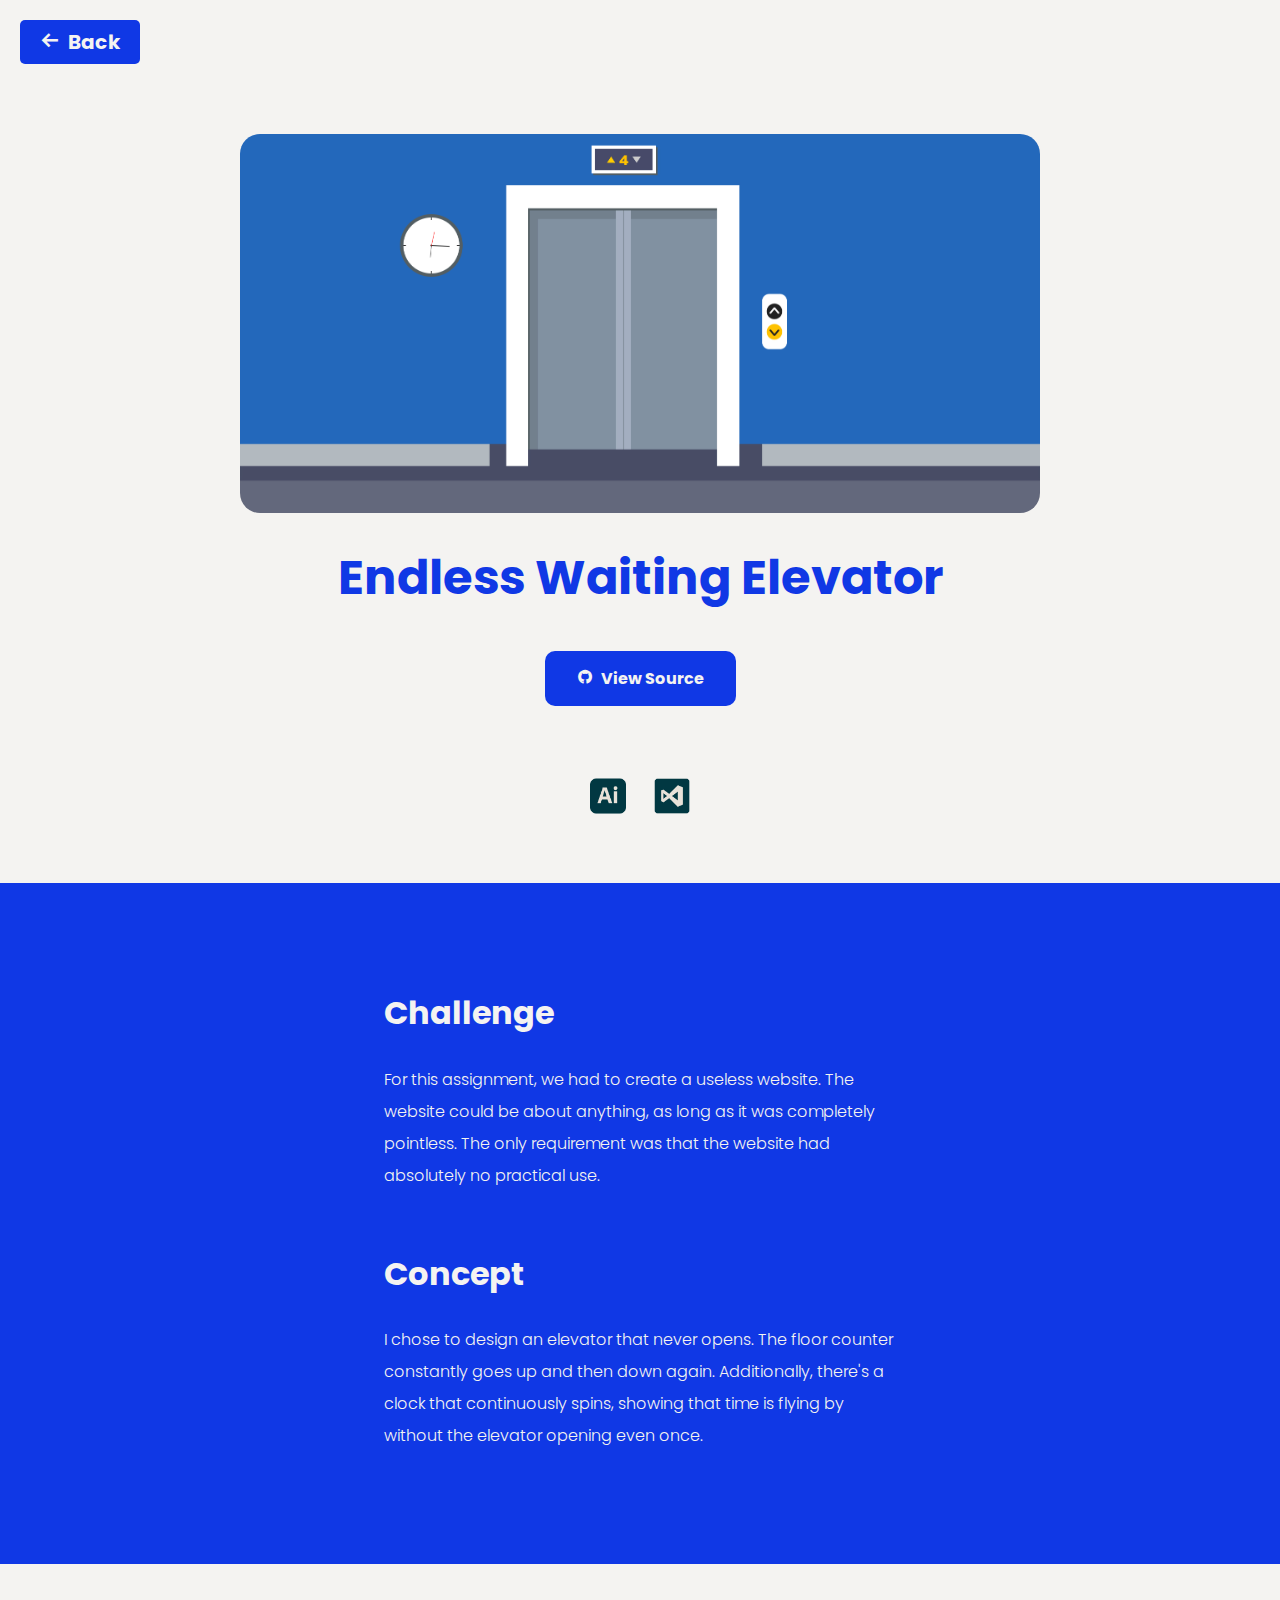
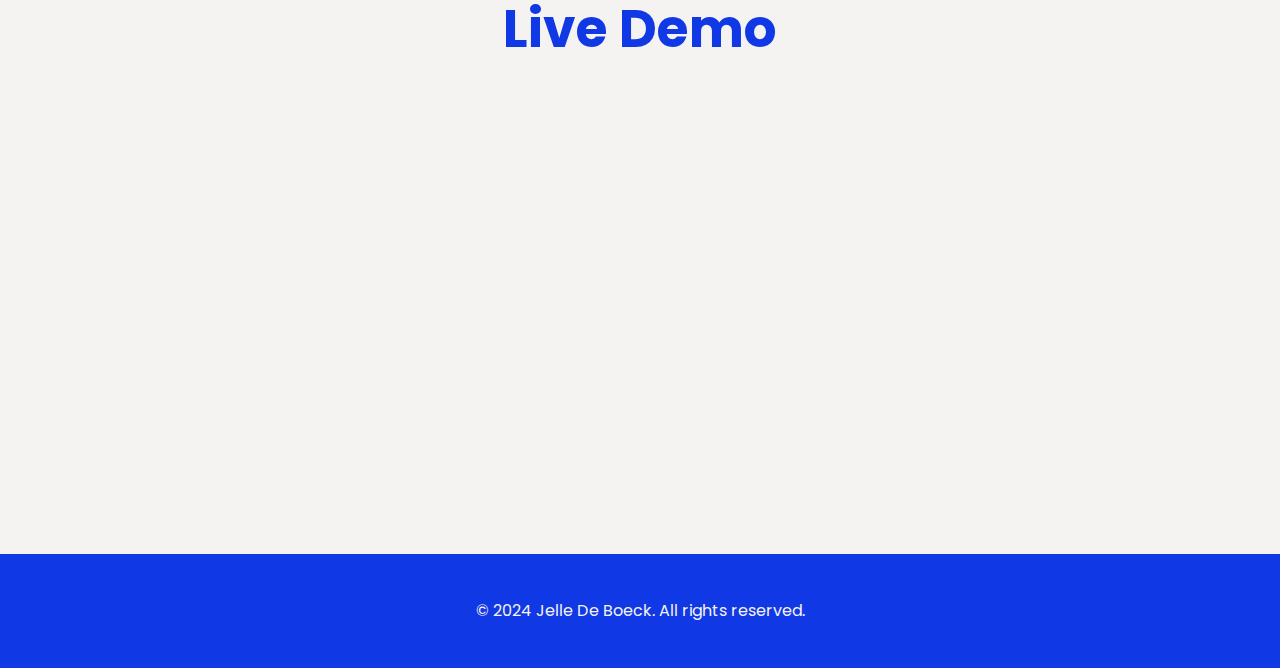
<file: project1.html>
<!DOCTYPE html>
<html lang="en">
<head>
    <!-- Google Tag Manager -->
<script>(function(w,d,s,l,i){w[l]=w[l]||[];w[l].push({'gtm.start':
    new Date().getTime(),event:'gtm.js'});var f=d.getElementsByTagName(s)[0],
    j=d.createElement(s),dl=l!='dataLayer'?'&l='+l:'';j.async=true;j.src=
    'https://www.googletagmanager.com/gtm.js?id='+i+dl;f.parentNode.insertBefore(j,f);
    })(window,document,'script','dataLayer','GTM-MZT6LKWF');</script>
    <!-- End Google Tag Manager -->
    <meta charset="UTF-8">
    <meta name="viewport" content="width=device-width, initial-scale=1.0">
    <title>Projects</title>
    <link rel="stylesheet" href="css/normalize.css">
    <link rel="stylesheet" href="css/projects.css">
    <link href='https://unpkg.com/boxicons@2.1.4/css/boxicons.min.css' rel='stylesheet'>
    <!-- Start VWO Async SmartCode -->
<link rel="preconnect" href="https://dev.visualwebsiteoptimizer.com" />
<script type='text/javascript' id='vwoCode'>
window._vwo_code || (function() {
var account_id=1012630,
version=2.1,
settings_tolerance=2000,
hide_element='body',
hide_element_style = 'opacity:0 !important;filter:alpha(opacity=0) !important;background:none !important;transition:none !important;',
/* DO NOT EDIT BELOW THIS LINE */
f=false,w=window,d=document,v=d.querySelector('#vwoCode'),cK='_vwo_'+account_id+'_settings',cc={};try{var c=JSON.parse(localStorage.getItem('_vwo_'+account_id+'_config'));cc=c&&typeof c==='object'?c:{}}catch(e){}var stT=cc.stT==='session'?w.sessionStorage:w.localStorage;code={nonce:v&&v.nonce,use_existing_jquery:function(){return typeof use_existing_jquery!=='undefined'?use_existing_jquery:undefined},library_tolerance:function(){return typeof library_tolerance!=='undefined'?library_tolerance:undefined},settings_tolerance:function(){return cc.sT||settings_tolerance},hide_element_style:function(){return'{'+(cc.hES||hide_element_style)+'}'},hide_element:function(){if(performance.getEntriesByName('first-contentful-paint')[0]){return''}return typeof cc.hE==='string'?cc.hE:hide_element},getVersion:function(){return version},finish:function(e){if(!f){f=true;var t=d.getElementById('_vis_opt_path_hides');if(t)t.parentNode.removeChild(t);if(e)(new Image).src='https://dev.visualwebsiteoptimizer.com/ee.gif?a='+account_id+e}},finished:function(){return f},addScript:function(e){var t=d.createElement('script');t.type='text/javascript';if(e.src){t.src=e.src}else{t.text=e.text}v&&t.setAttribute('nonce',v.nonce);d.getElementsByTagName('head')[0].appendChild(t)},load:function(e,t){var n=this.getSettings(),i=d.createElement('script'),r=this;t=t||{};if(n){i.textContent=n;d.getElementsByTagName('head')[0].appendChild(i);if(!w.VWO||VWO.caE){stT.removeItem(cK);r.load(e)}}else{var o=new XMLHttpRequest;o.open('GET',e,true);o.withCredentials=!t.dSC;o.responseType=t.responseType||'text';o.onload=function(){if(t.onloadCb){return t.onloadCb(o,e)}if(o.status===200||o.status===304){_vwo_code.addScript({text:o.responseText})}else{_vwo_code.finish('&e=loading_failure:'+e)}};o.onerror=function(){if(t.onerrorCb){return t.onerrorCb(e)}_vwo_code.finish('&e=loading_failure:'+e)};o.send()}},getSettings:function(){try{var e=stT.getItem(cK);if(!e){return}e=JSON.parse(e);if(Date.now()>e.e){stT.removeItem(cK);return}return e.s}catch(e){return}},init:function(){if(d.URL.indexOf('__vwo_disable__')>-1)return;var e=this.settings_tolerance();w._vwo_settings_timer=setTimeout(function(){_vwo_code.finish();stT.removeItem(cK)},e);var t;if(this.hide_element()!=='body'){t=d.createElement('style');var n=this.hide_element(),i=n?n+this.hide_element_style():'',r=d.getElementsByTagName('head')[0];t.setAttribute('id','_vis_opt_path_hides');v&&t.setAttribute('nonce',v.nonce);t.setAttribute('type','text/css');if(t.styleSheet)t.styleSheet.cssText=i;else t.appendChild(d.createTextNode(i));r.appendChild(t)}else{t=d.getElementsByTagName('head')[0];var i=d.createElement('div');i.style.cssText='z-index: 2147483647 !important;position: fixed !important;left: 0 !important;top: 0 !important;width: 100% !important;height: 100% !important;background: white !important;display: block !important;';i.setAttribute('id','_vis_opt_path_hides');i.classList.add('_vis_hide_layer');t.parentNode.insertBefore(i,t.nextSibling)}var o=window._vis_opt_url||d.URL,s='https://dev.visualwebsiteoptimizer.com/j.php?a='+account_id+'&u='+encodeURIComponent(o)+'&vn='+version;if(w.location.search.indexOf('_vwo_xhr')!==-1){this.addScript({src:s})}else{this.load(s+'&x=true')}}};w._vwo_code=code;code.init();})();
</script>
<!-- End VWO Async SmartCode -->
</head>
<!-- Google tag (gtag.js) -->
<script async src="https://www.googletagmanager.com/gtag/js?id=G-YXEPNC65NN"></script>
<script>
  window.dataLayer = window.dataLayer || [];
  function gtag(){dataLayer.push(arguments);}
  gtag('js', new Date());

  gtag('config', 'G-YXEPNC65NN');
</script>


<body>
<!-- Google Tag Manager (noscript) -->
<noscript><iframe src="https://www.googletagmanager.com/ns.html?id=GTM-MZT6LKWF"
    height="0" width="0" style="display:none;visibility:hidden"></iframe></noscript>
    <!-- End Google Tag Manager (noscript) -->
    <section id="heading">
        <a href="index.html" class="back-btn"><i class='bx bx-arrow-back'></i>Back</a>
        <div class="heading-content">
            <div class="heading-text">
                <h1>Endless Waiting Elevator</h1>     
                <a href="https://github.com/JelleDeBoeck/JelleDeBoeck_The_Useless_Web.git" target="_blank" class="heading-btn"><i class='bx bxl-github'></i>View Source</a>
            </div>
            <div class="heading-image">
                <img src="images/ImageElevator.png" alt="ImageElevator">
            </div>
        </div>
    </section>

    <section class="tools">
        <div class="tools-used">
            <img src="images/illustrator.png" alt="image1">
            <img src="images/vs.png" alt="image1">
        </div>
    </section>

    <section id="project-content">
        <div class="project-information">
            <div class="challenge-information">
                <h2>Challenge</h2>
                <p>For this assignment, we had to create a useless website. The website could be about anything, as long as it was completely pointless. The only requirement was that the website had absolutely no practical use.</p>
            </div>

            <div class="concept-information">
                <h2>Concept</h2>
                <p>I chose to design an elevator that never opens. The floor counter constantly goes up and then down again. Additionally, there's a clock that continuously spins, showing that time is flying by without the elevator opening even once.</p>
            </div>
    </div>
    </section>

    <section id="demo">
        <h1>Live Demo</h1>
        <video autoplay loop muted>
            <source src="videos/videoElevator.mp4" type="video/mp4" />
            Your browser does not support the video tag.
          </video>
    </section>
</body>
</html>

<section class="footer">
    <p>© 2024 Jelle De Boeck. All rights reserved.</p>
</section>

<script src="script.js"></script>
</file>
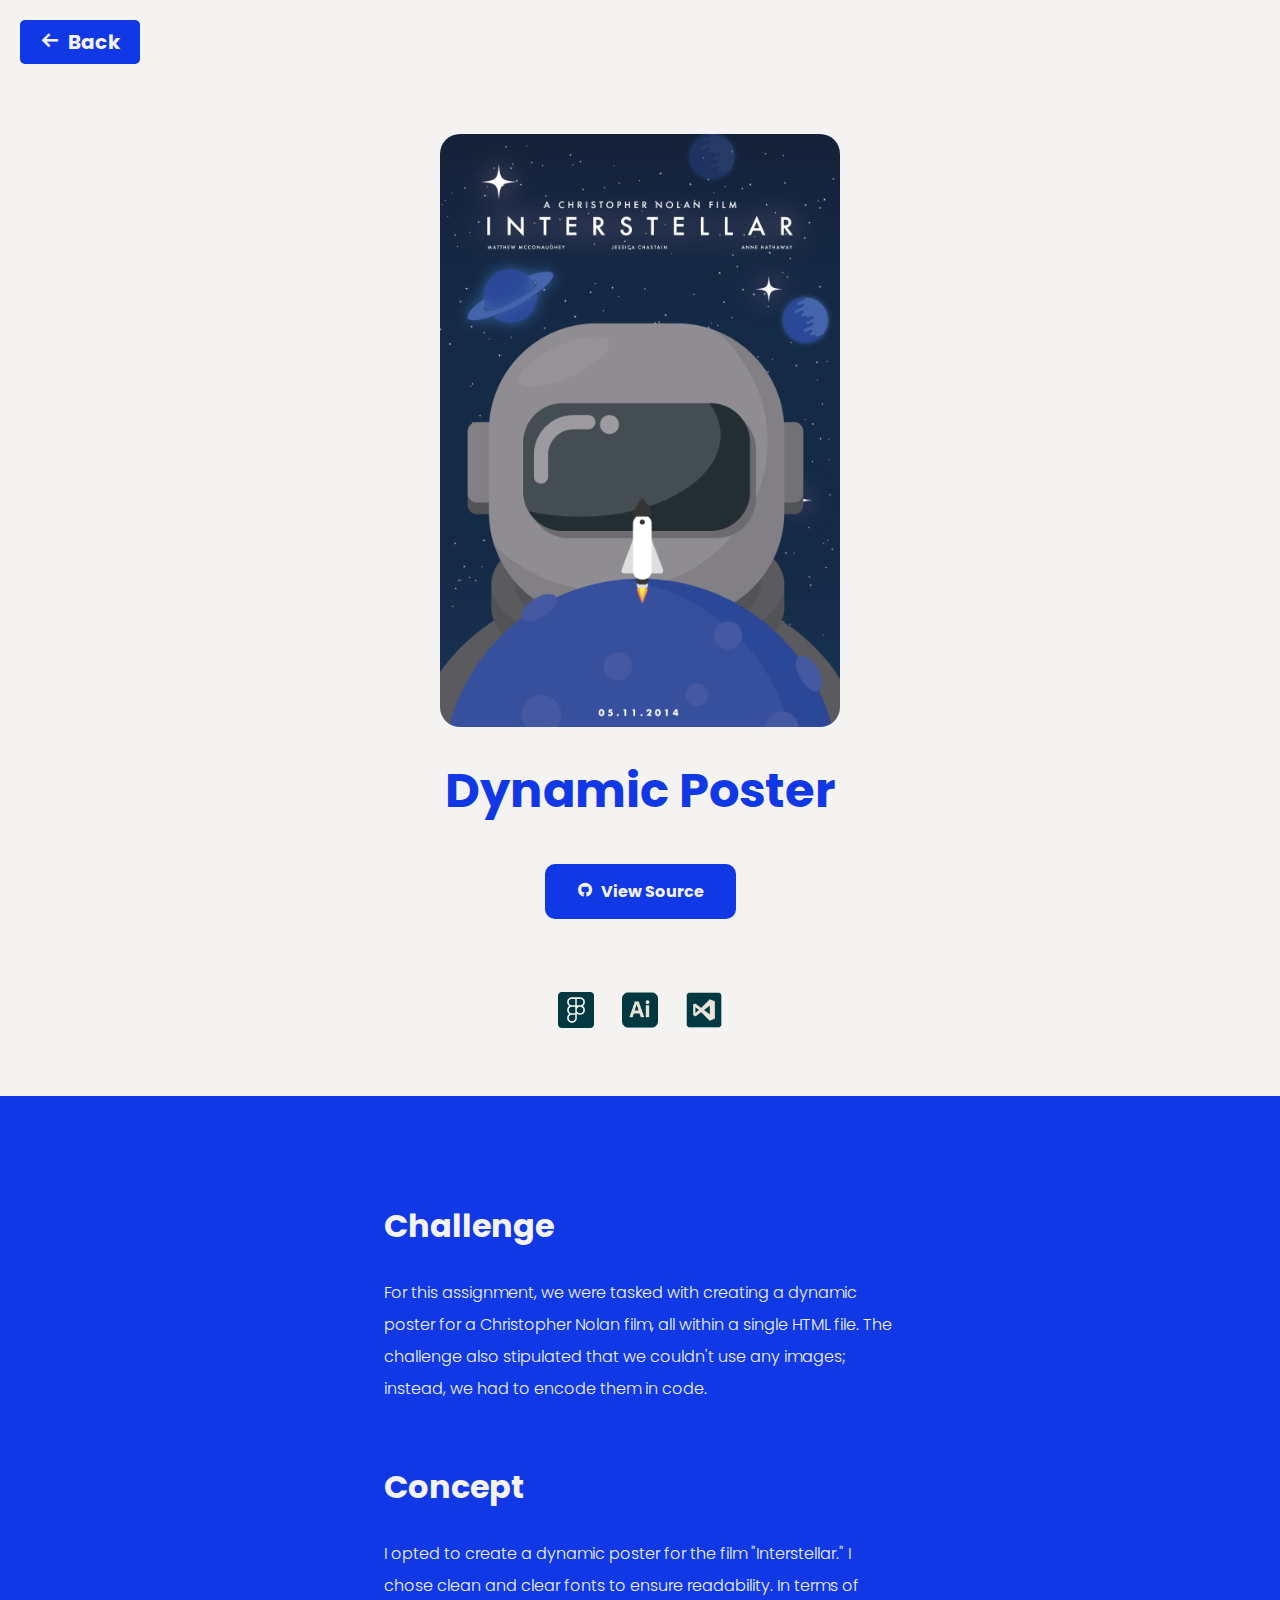
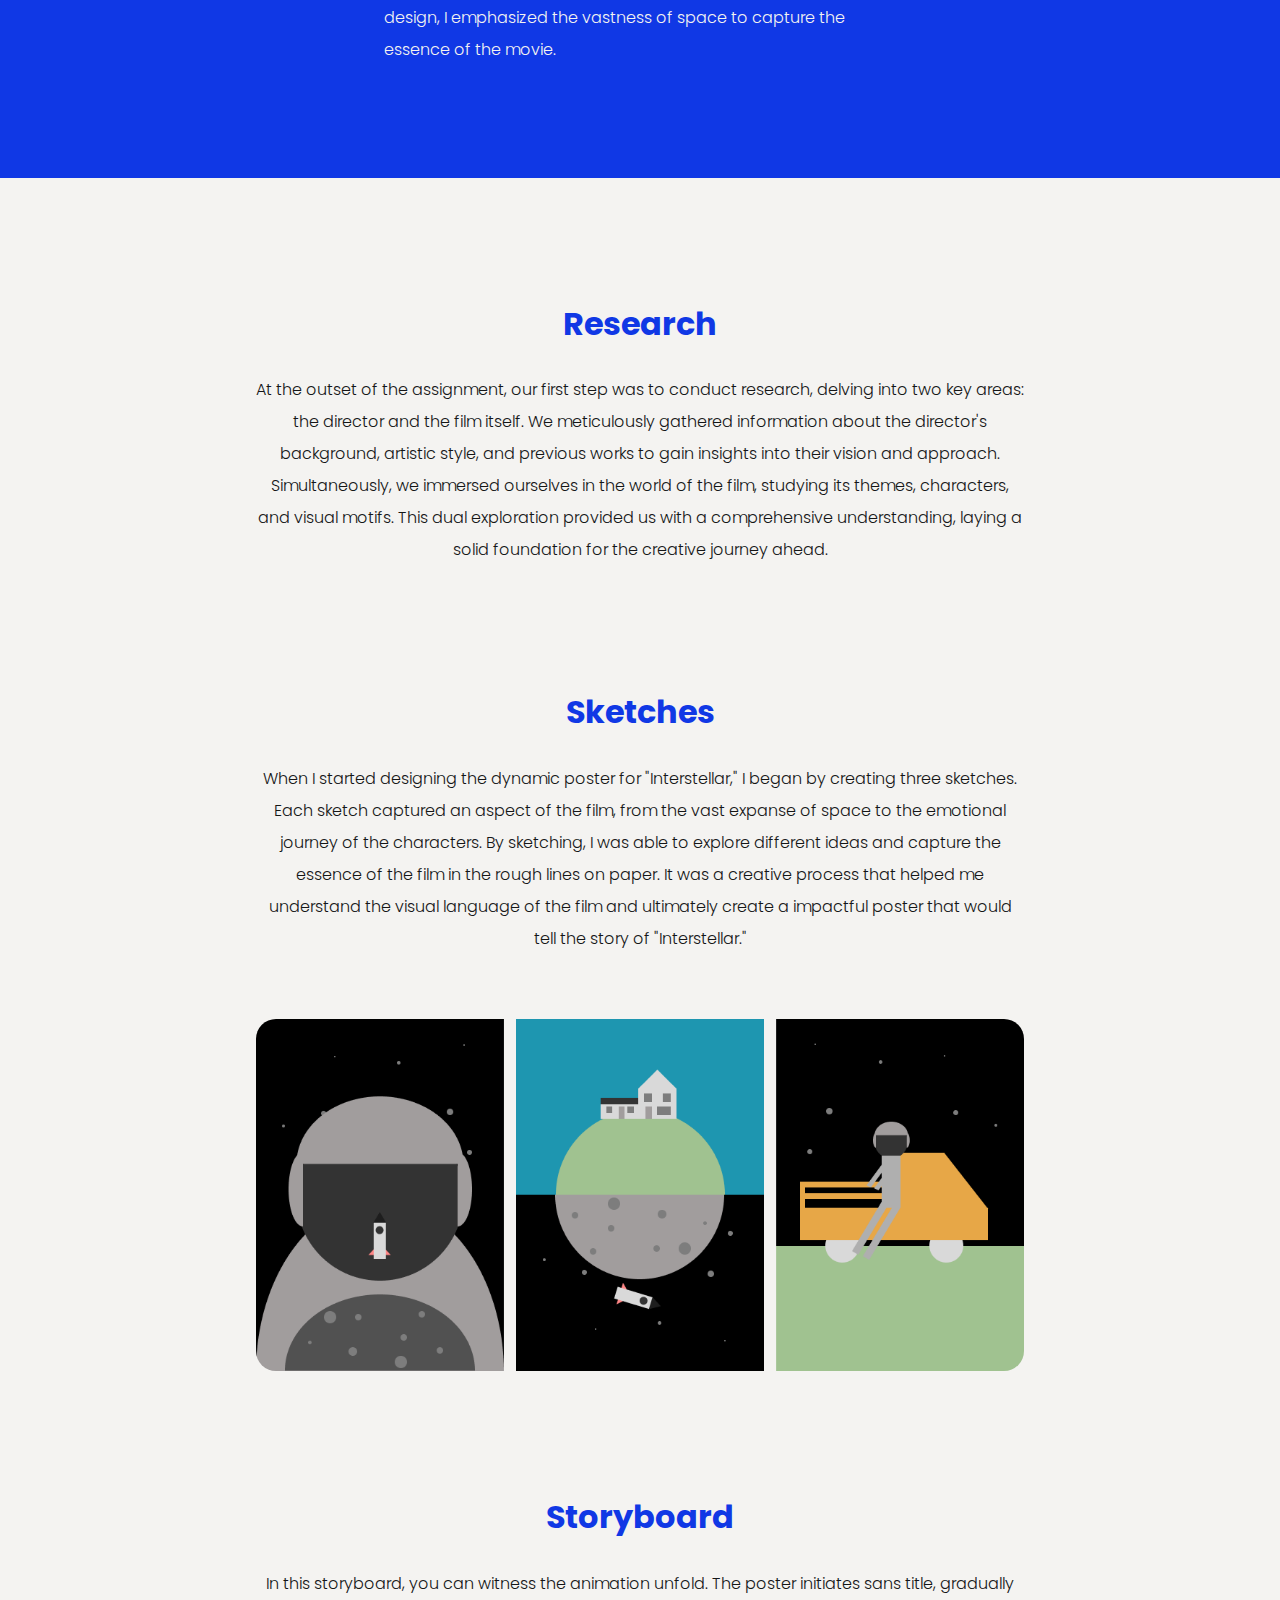
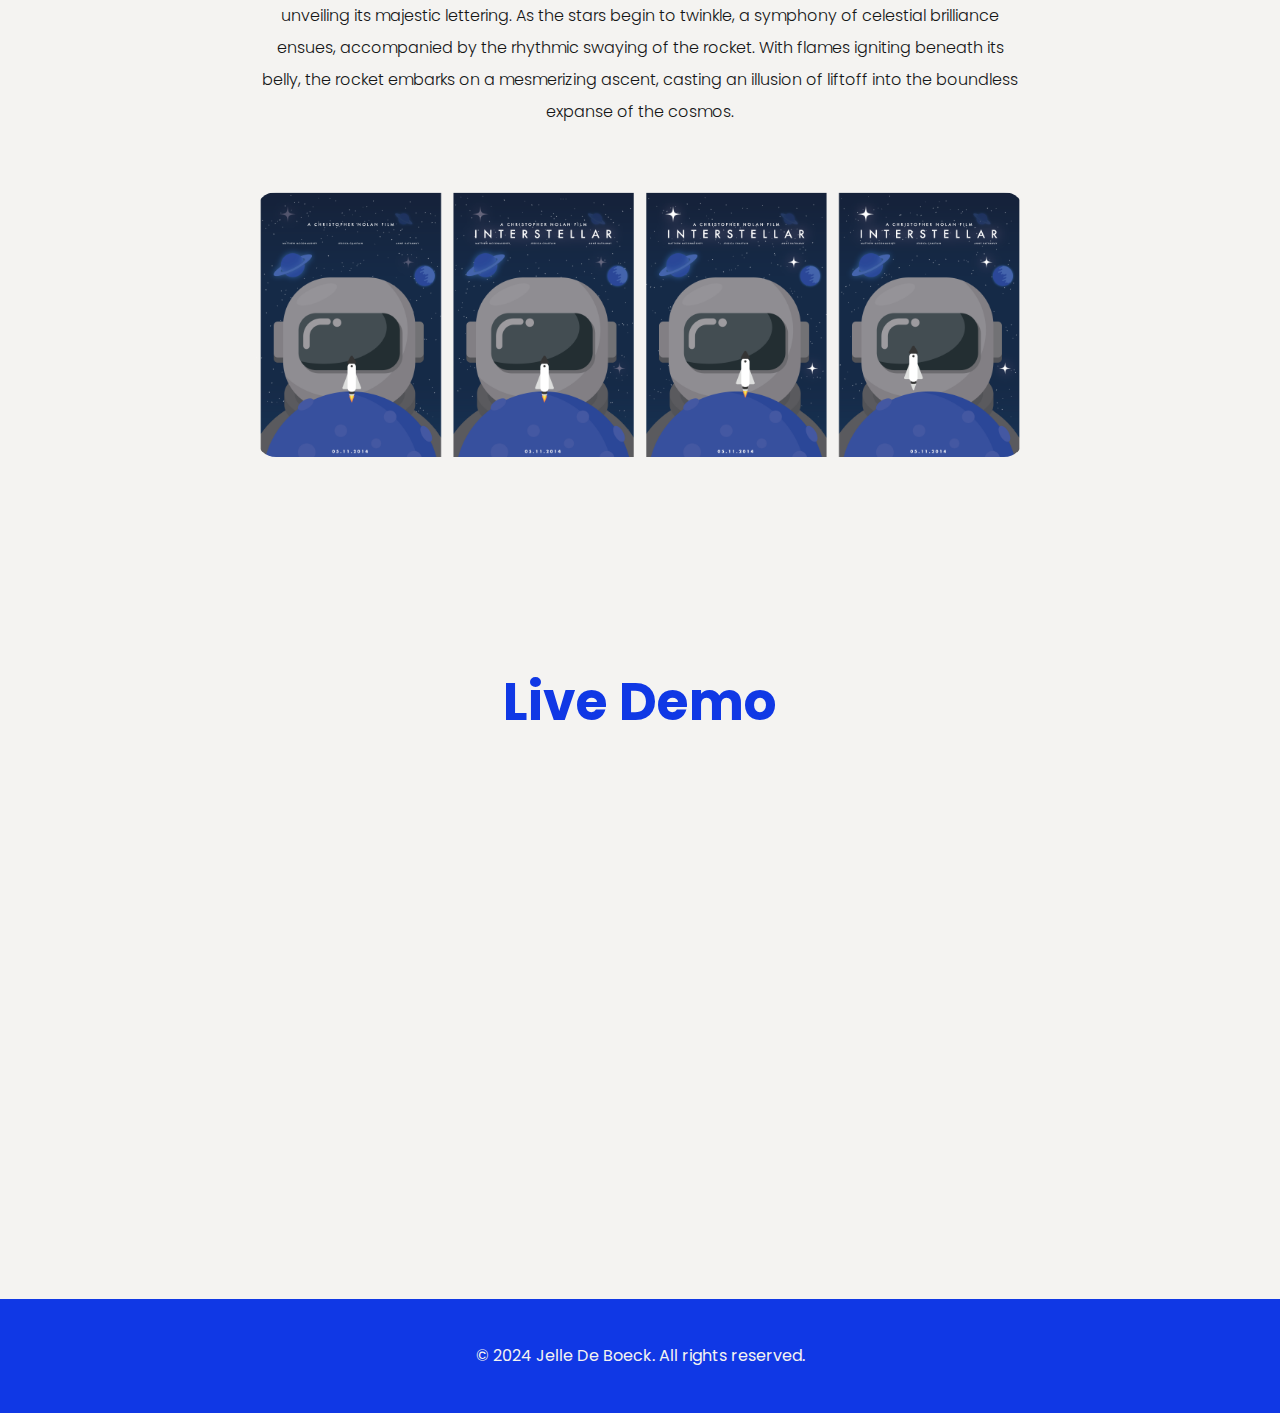
<file: project2.html>
<!DOCTYPE html>
<html lang="en">
<head>
    <!-- Google Tag Manager -->
<script>(function(w,d,s,l,i){w[l]=w[l]||[];w[l].push({'gtm.start':
    new Date().getTime(),event:'gtm.js'});var f=d.getElementsByTagName(s)[0],
    j=d.createElement(s),dl=l!='dataLayer'?'&l='+l:'';j.async=true;j.src=
    'https://www.googletagmanager.com/gtm.js?id='+i+dl;f.parentNode.insertBefore(j,f);
    })(window,document,'script','dataLayer','GTM-MZT6LKWF');</script>
    <!-- End Google Tag Manager -->
    <meta charset="UTF-8">
    <meta name="viewport" content="width=device-width, initial-scale=1.0">
    <title>Projects</title>
    <link rel="stylesheet" href="css/normalize.css">
    <link rel="stylesheet" href="css/projects.css">
    <link href='https://unpkg.com/boxicons@2.1.4/css/boxicons.min.css' rel='stylesheet'>
    <!-- Start VWO Async SmartCode -->
<link rel="preconnect" href="https://dev.visualwebsiteoptimizer.com" />
<script type='text/javascript' id='vwoCode'>
window._vwo_code || (function() {
var account_id=1012630,
version=2.1,
settings_tolerance=2000,
hide_element='body',
hide_element_style = 'opacity:0 !important;filter:alpha(opacity=0) !important;background:none !important;transition:none !important;',
/* DO NOT EDIT BELOW THIS LINE */
f=false,w=window,d=document,v=d.querySelector('#vwoCode'),cK='_vwo_'+account_id+'_settings',cc={};try{var c=JSON.parse(localStorage.getItem('_vwo_'+account_id+'_config'));cc=c&&typeof c==='object'?c:{}}catch(e){}var stT=cc.stT==='session'?w.sessionStorage:w.localStorage;code={nonce:v&&v.nonce,use_existing_jquery:function(){return typeof use_existing_jquery!=='undefined'?use_existing_jquery:undefined},library_tolerance:function(){return typeof library_tolerance!=='undefined'?library_tolerance:undefined},settings_tolerance:function(){return cc.sT||settings_tolerance},hide_element_style:function(){return'{'+(cc.hES||hide_element_style)+'}'},hide_element:function(){if(performance.getEntriesByName('first-contentful-paint')[0]){return''}return typeof cc.hE==='string'?cc.hE:hide_element},getVersion:function(){return version},finish:function(e){if(!f){f=true;var t=d.getElementById('_vis_opt_path_hides');if(t)t.parentNode.removeChild(t);if(e)(new Image).src='https://dev.visualwebsiteoptimizer.com/ee.gif?a='+account_id+e}},finished:function(){return f},addScript:function(e){var t=d.createElement('script');t.type='text/javascript';if(e.src){t.src=e.src}else{t.text=e.text}v&&t.setAttribute('nonce',v.nonce);d.getElementsByTagName('head')[0].appendChild(t)},load:function(e,t){var n=this.getSettings(),i=d.createElement('script'),r=this;t=t||{};if(n){i.textContent=n;d.getElementsByTagName('head')[0].appendChild(i);if(!w.VWO||VWO.caE){stT.removeItem(cK);r.load(e)}}else{var o=new XMLHttpRequest;o.open('GET',e,true);o.withCredentials=!t.dSC;o.responseType=t.responseType||'text';o.onload=function(){if(t.onloadCb){return t.onloadCb(o,e)}if(o.status===200||o.status===304){_vwo_code.addScript({text:o.responseText})}else{_vwo_code.finish('&e=loading_failure:'+e)}};o.onerror=function(){if(t.onerrorCb){return t.onerrorCb(e)}_vwo_code.finish('&e=loading_failure:'+e)};o.send()}},getSettings:function(){try{var e=stT.getItem(cK);if(!e){return}e=JSON.parse(e);if(Date.now()>e.e){stT.removeItem(cK);return}return e.s}catch(e){return}},init:function(){if(d.URL.indexOf('__vwo_disable__')>-1)return;var e=this.settings_tolerance();w._vwo_settings_timer=setTimeout(function(){_vwo_code.finish();stT.removeItem(cK)},e);var t;if(this.hide_element()!=='body'){t=d.createElement('style');var n=this.hide_element(),i=n?n+this.hide_element_style():'',r=d.getElementsByTagName('head')[0];t.setAttribute('id','_vis_opt_path_hides');v&&t.setAttribute('nonce',v.nonce);t.setAttribute('type','text/css');if(t.styleSheet)t.styleSheet.cssText=i;else t.appendChild(d.createTextNode(i));r.appendChild(t)}else{t=d.getElementsByTagName('head')[0];var i=d.createElement('div');i.style.cssText='z-index: 2147483647 !important;position: fixed !important;left: 0 !important;top: 0 !important;width: 100% !important;height: 100% !important;background: white !important;display: block !important;';i.setAttribute('id','_vis_opt_path_hides');i.classList.add('_vis_hide_layer');t.parentNode.insertBefore(i,t.nextSibling)}var o=window._vis_opt_url||d.URL,s='https://dev.visualwebsiteoptimizer.com/j.php?a='+account_id+'&u='+encodeURIComponent(o)+'&vn='+version;if(w.location.search.indexOf('_vwo_xhr')!==-1){this.addScript({src:s})}else{this.load(s+'&x=true')}}};w._vwo_code=code;code.init();})();
</script>
<!-- End VWO Async SmartCode -->
</head>
<!-- Google tag (gtag.js) -->
<script async src="https://www.googletagmanager.com/gtag/js?id=G-YXEPNC65NN"></script>
<script>
  window.dataLayer = window.dataLayer || [];
  function gtag(){dataLayer.push(arguments);}
  gtag('js', new Date());

  gtag('config', 'G-YXEPNC65NN');
</script>
<body>
<!-- Google Tag Manager (noscript) -->
<noscript><iframe src="https://www.googletagmanager.com/ns.html?id=GTM-MZT6LKWF"
    height="0" width="0" style="display:none;visibility:hidden"></iframe></noscript>
    <!-- End Google Tag Manager (noscript) -->
    <section id="heading">
        <a href="index.html" class="back-btn"><i class='bx bx-arrow-back'></i>Back</a>
        <div class="heading-content">
            <div class="heading-text">
                <h1>Dynamic Poster</h1>     
                <a href="https://github.com/JelleDeBoeck/Jelle_De_Boeck_Dynamic_Poster_Code_En_Motion_V2.git" target="_blank" class="heading-btn"><i class='bx bxl-github'></i>View Source</a>
            </div>
            <div class="heading-image">
                <img id="interstellarImage" src="images/imageDynamicPoster.jpg" alt="ImageElevator">
            </div>
        </div>
    </section>

    <section class="tools">
        <div class="tools-used">
            <img src="images/figma2.png" alt="image1">
            <img src="images/illustrator.png" alt="image1">
            <img src="images/vs.png" alt="image1">
        </div>
    </section>

    <section id="project-content">
        <div class="project-information">
            <div class="challenge-information">
                <h2>Challenge</h2>
                <p>For this assignment, we were tasked with creating a dynamic poster for a Christopher Nolan film, all within a single HTML file. The challenge also stipulated that we couldn't use any images; instead, we had to encode them in code.</p>
            </div>

            <div class="concept-information">
                <h2>Concept</h2>
                <p>I opted to create a dynamic poster for the film "Interstellar." I chose clean and clear fonts to ensure readability. In terms of design, I emphasized the vastness of space to capture the essence of the movie.</p>
            </div>
    </div>
    </section>

    <section id="project-proces">
        <div class="proces-information">
            <div class="lowfi-information">
                <h2>Research</h2>
                <p class="other-color">At the outset of the assignment, our first step was to conduct research, delving into two key areas: the director and the film itself. We meticulously gathered information about the director's background, artistic style, and previous works to gain insights into their vision and approach. Simultaneously, we immersed ourselves in the world of the film, studying its themes, characters, and visual motifs. This dual exploration provided us with a comprehensive understanding, laying a solid foundation for the creative journey ahead.</p>
            </div>

            <div class="lowfi-information">
                <h2>Sketches</h2>
                <p class="other-color">When I started designing the dynamic poster for "Interstellar," I began by creating three sketches. Each sketch captured an aspect of the film, from the vast expanse of space to the emotional journey of the characters. By sketching, I was able to explore different ideas and capture the essence of the film in the rough lines on paper. It was a creative process that helped me understand the visual language of the film and ultimately create a impactful poster that would tell the story of "Interstellar."</p>
                <img src="images/interstellar schetsen.png" alt="image">
            </div>

            <div class="highfi-information">
                <h2>Storyboard</h2>
                <p class="other-color">In this storyboard, you can witness the animation unfold. The poster initiates sans title, gradually unveiling its majestic lettering. As the stars begin to twinkle, a symphony of celestial brilliance ensues, accompanied by the rhythmic swaying of the rocket. With flames igniting beneath its belly, the rocket embarks on a mesmerizing ascent, casting an illusion of liftoff into the boundless expanse of the cosmos.</p>
                <img src="images/Storyboard_Dynamic_Poster.png" alt="image">
            </div>
        </div>
    </section>

    <section class="democlass" id="demo">
        <div id="demodynamic">
        <h1>Live Demo</h1>
        <video autoplay loop muted>
            <source src="videos/videoDynamic.mp4" type="video/mp4" />
            Your browser does not support the video tag.
          </video>
        </div>
    </section>
</body>
</html>

<section class="footer">
    <p>© 2024 Jelle De Boeck. All rights reserved.</p>
</section>

<script src="script.js"></script>
</file>
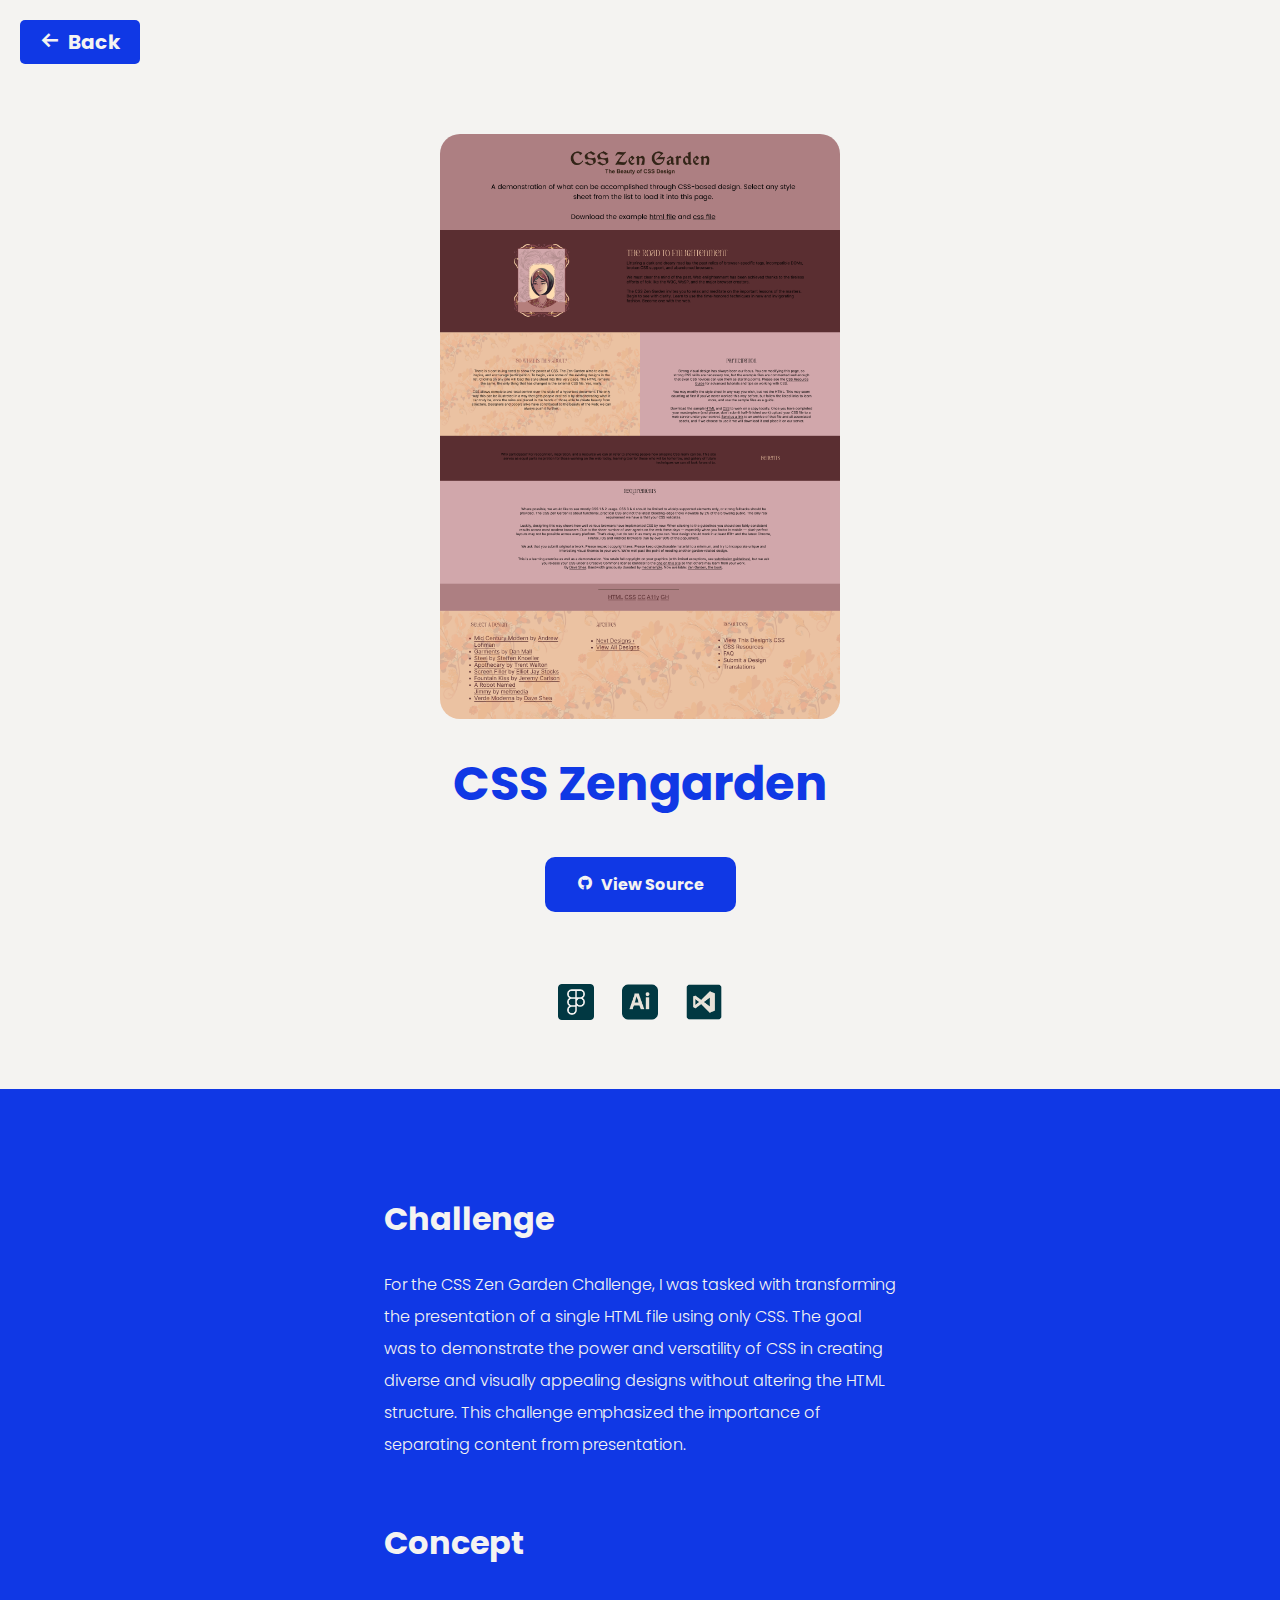
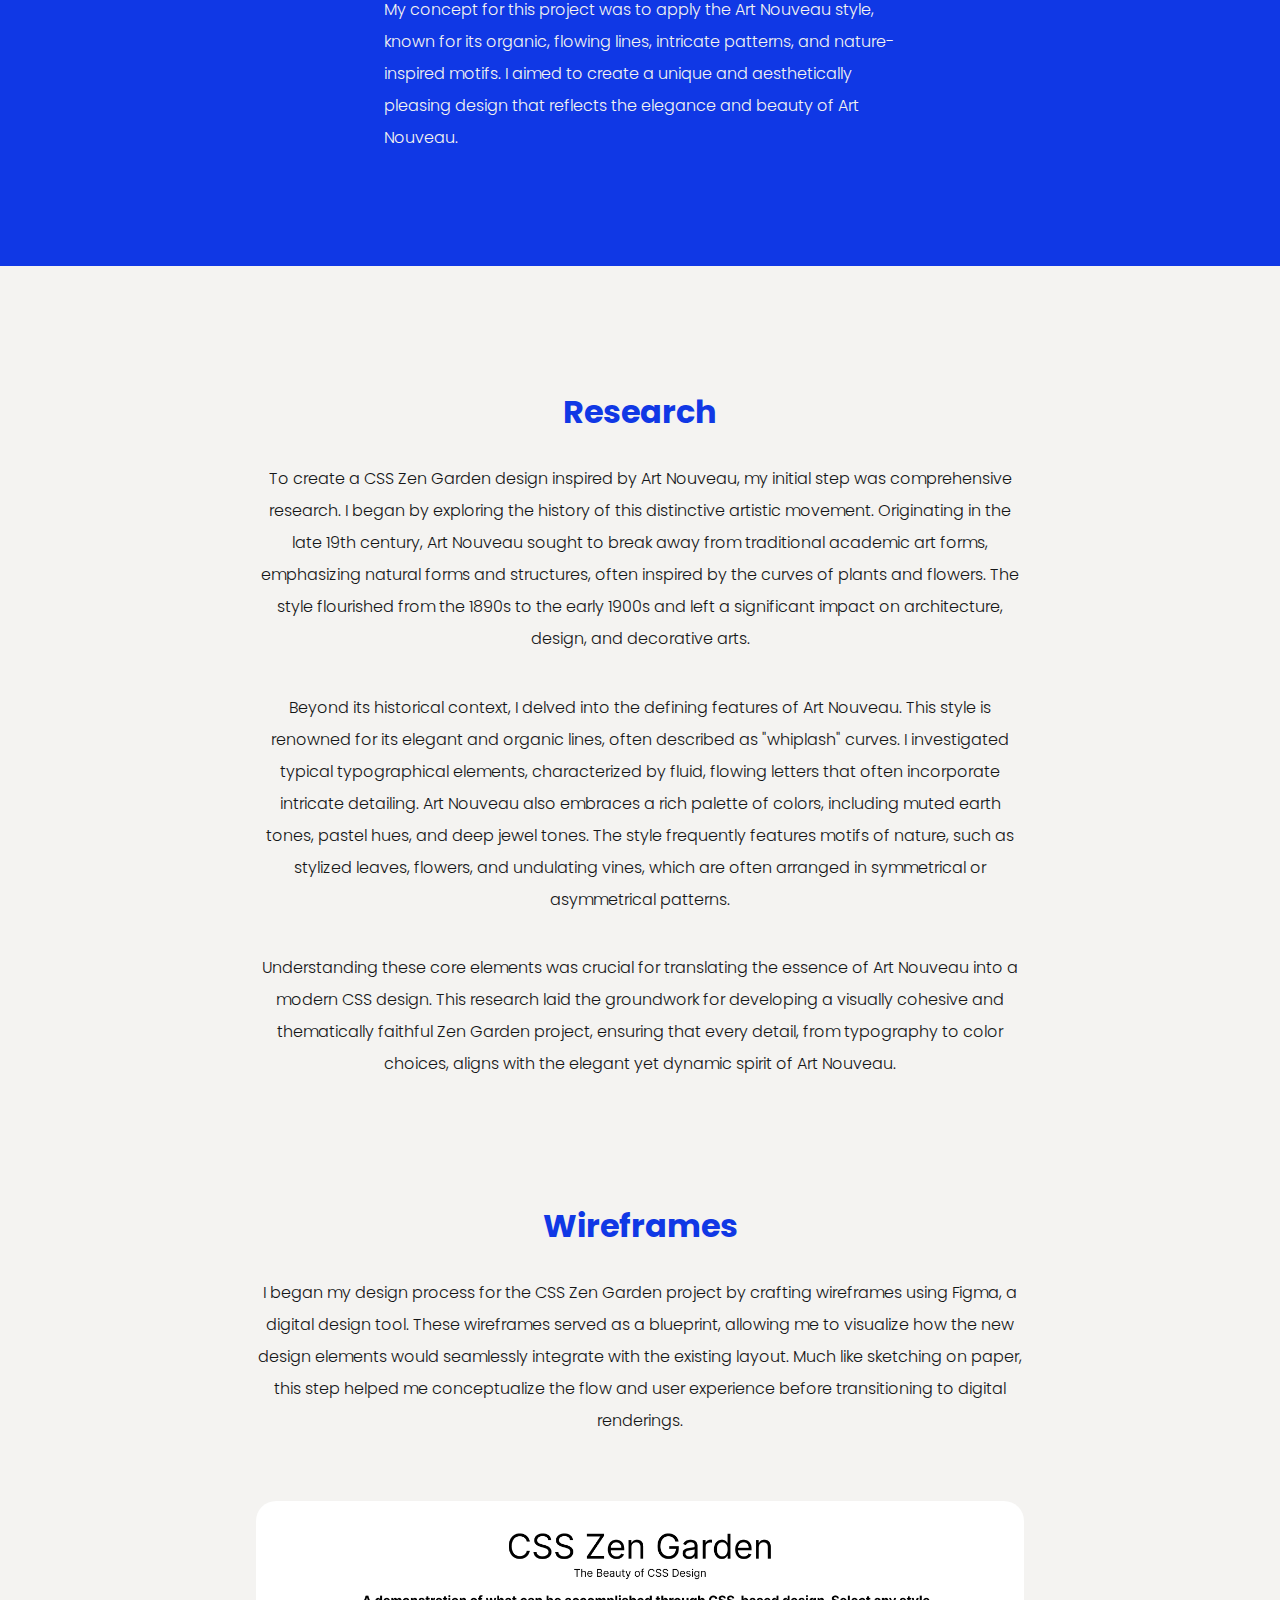
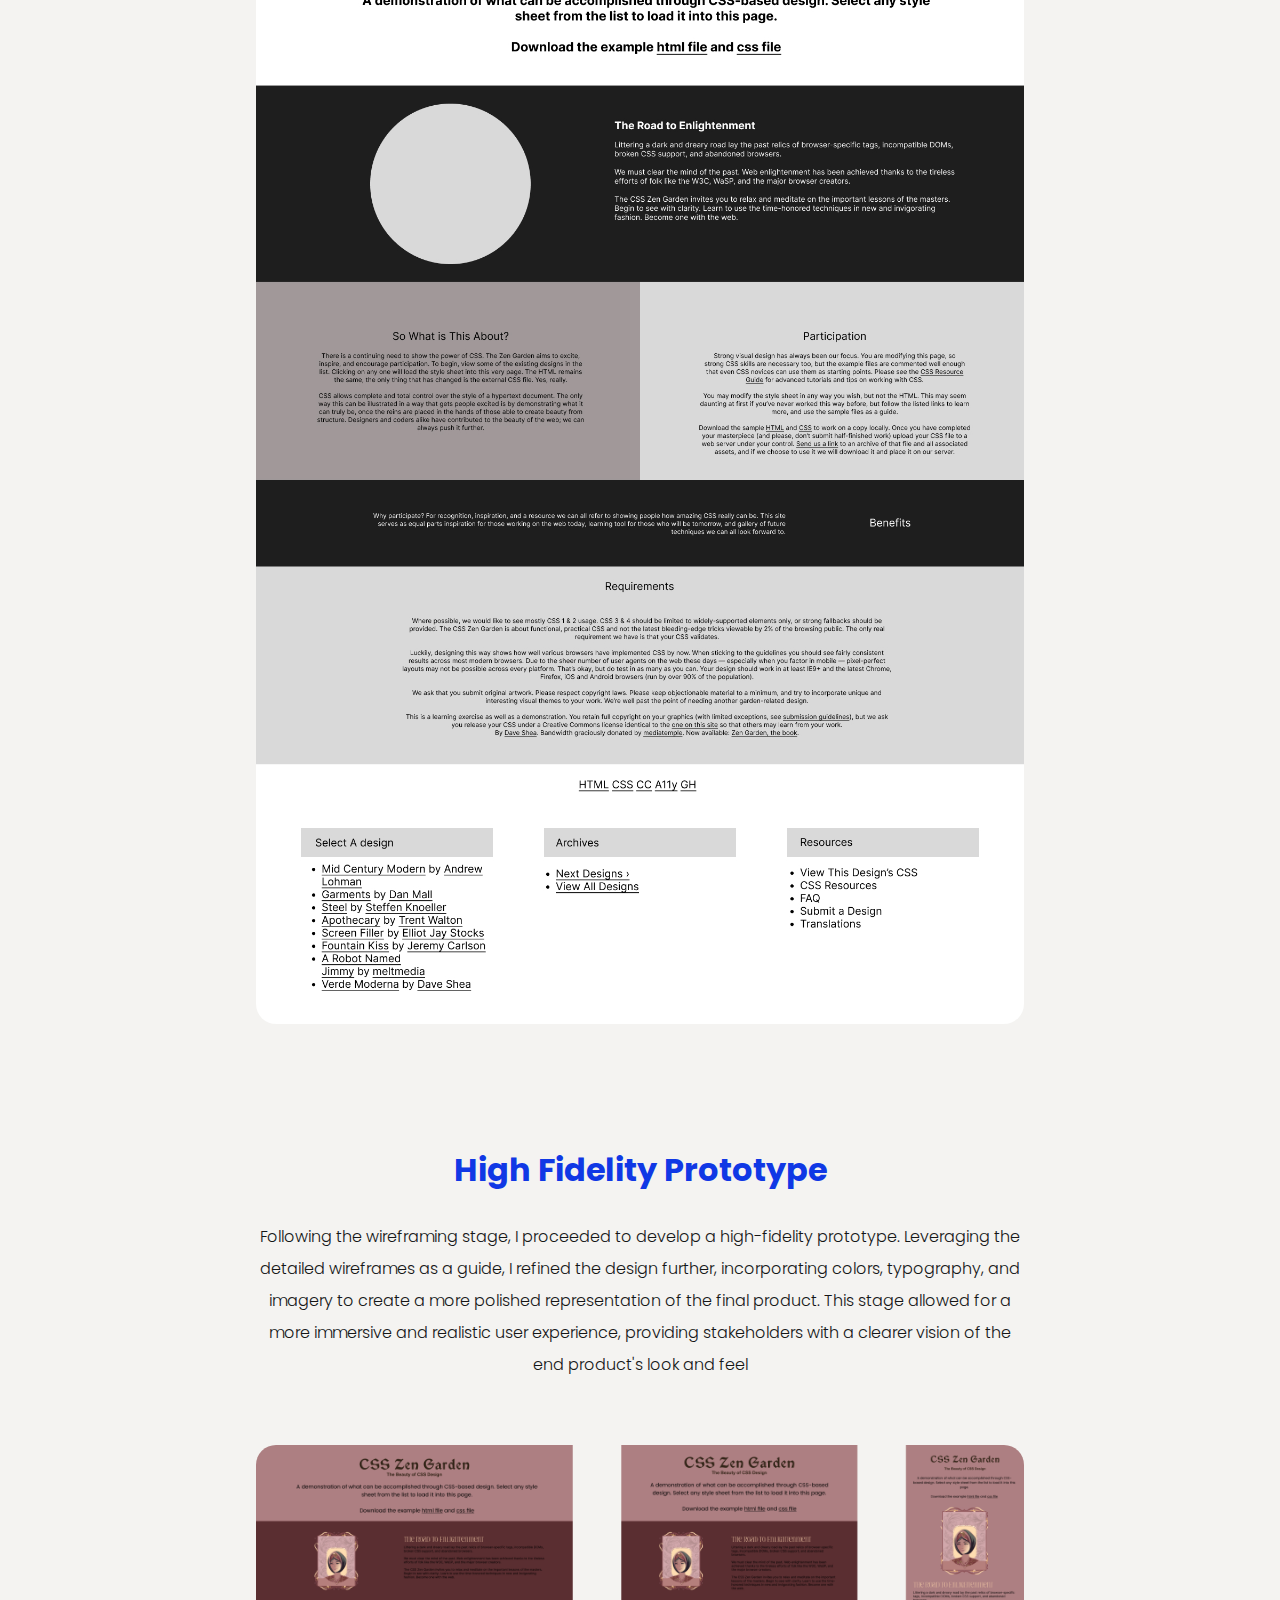
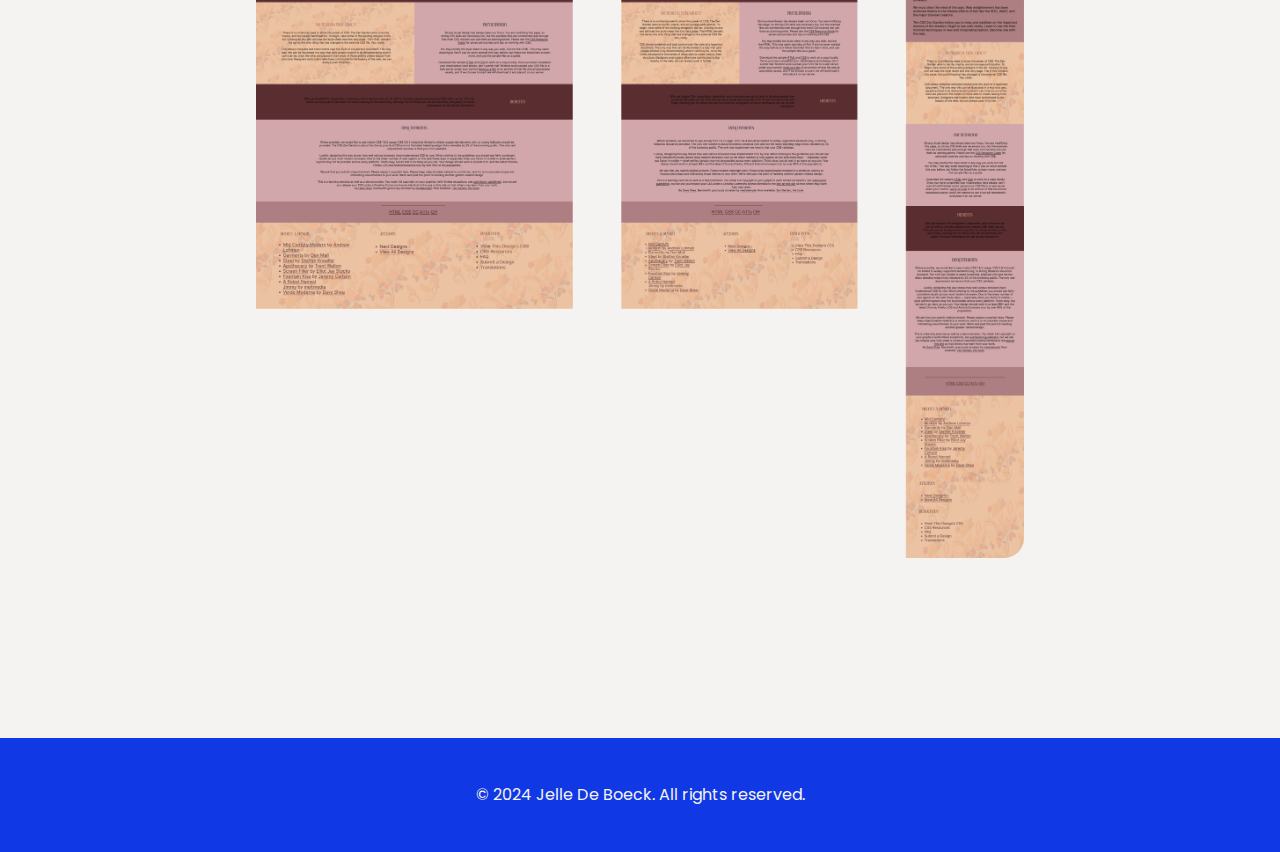
<file: project3.html>
<!DOCTYPE html>
<html lang="en">
<head>
    <!-- Google Tag Manager -->
<script>(function(w,d,s,l,i){w[l]=w[l]||[];w[l].push({'gtm.start':
    new Date().getTime(),event:'gtm.js'});var f=d.getElementsByTagName(s)[0],
    j=d.createElement(s),dl=l!='dataLayer'?'&l='+l:'';j.async=true;j.src=
    'https://www.googletagmanager.com/gtm.js?id='+i+dl;f.parentNode.insertBefore(j,f);
    })(window,document,'script','dataLayer','GTM-MZT6LKWF');</script>
    <!-- End Google Tag Manager -->
    <meta charset="UTF-8">
    <meta name="viewport" content="width=device-width, initial-scale=1.0">
    <title>Projects</title>
    <link rel="stylesheet" href="css/normalize.css">
    <link rel="stylesheet" href="css/projects.css">
    <link href='https://unpkg.com/boxicons@2.1.4/css/boxicons.min.css' rel='stylesheet'>
    <!-- Start VWO Async SmartCode -->
<link rel="preconnect" href="https://dev.visualwebsiteoptimizer.com" />
<script type='text/javascript' id='vwoCode'>
window._vwo_code || (function() {
var account_id=1012630,
version=2.1,
settings_tolerance=2000,
hide_element='body',
hide_element_style = 'opacity:0 !important;filter:alpha(opacity=0) !important;background:none !important;transition:none !important;',
/* DO NOT EDIT BELOW THIS LINE */
f=false,w=window,d=document,v=d.querySelector('#vwoCode'),cK='_vwo_'+account_id+'_settings',cc={};try{var c=JSON.parse(localStorage.getItem('_vwo_'+account_id+'_config'));cc=c&&typeof c==='object'?c:{}}catch(e){}var stT=cc.stT==='session'?w.sessionStorage:w.localStorage;code={nonce:v&&v.nonce,use_existing_jquery:function(){return typeof use_existing_jquery!=='undefined'?use_existing_jquery:undefined},library_tolerance:function(){return typeof library_tolerance!=='undefined'?library_tolerance:undefined},settings_tolerance:function(){return cc.sT||settings_tolerance},hide_element_style:function(){return'{'+(cc.hES||hide_element_style)+'}'},hide_element:function(){if(performance.getEntriesByName('first-contentful-paint')[0]){return''}return typeof cc.hE==='string'?cc.hE:hide_element},getVersion:function(){return version},finish:function(e){if(!f){f=true;var t=d.getElementById('_vis_opt_path_hides');if(t)t.parentNode.removeChild(t);if(e)(new Image).src='https://dev.visualwebsiteoptimizer.com/ee.gif?a='+account_id+e}},finished:function(){return f},addScript:function(e){var t=d.createElement('script');t.type='text/javascript';if(e.src){t.src=e.src}else{t.text=e.text}v&&t.setAttribute('nonce',v.nonce);d.getElementsByTagName('head')[0].appendChild(t)},load:function(e,t){var n=this.getSettings(),i=d.createElement('script'),r=this;t=t||{};if(n){i.textContent=n;d.getElementsByTagName('head')[0].appendChild(i);if(!w.VWO||VWO.caE){stT.removeItem(cK);r.load(e)}}else{var o=new XMLHttpRequest;o.open('GET',e,true);o.withCredentials=!t.dSC;o.responseType=t.responseType||'text';o.onload=function(){if(t.onloadCb){return t.onloadCb(o,e)}if(o.status===200||o.status===304){_vwo_code.addScript({text:o.responseText})}else{_vwo_code.finish('&e=loading_failure:'+e)}};o.onerror=function(){if(t.onerrorCb){return t.onerrorCb(e)}_vwo_code.finish('&e=loading_failure:'+e)};o.send()}},getSettings:function(){try{var e=stT.getItem(cK);if(!e){return}e=JSON.parse(e);if(Date.now()>e.e){stT.removeItem(cK);return}return e.s}catch(e){return}},init:function(){if(d.URL.indexOf('__vwo_disable__')>-1)return;var e=this.settings_tolerance();w._vwo_settings_timer=setTimeout(function(){_vwo_code.finish();stT.removeItem(cK)},e);var t;if(this.hide_element()!=='body'){t=d.createElement('style');var n=this.hide_element(),i=n?n+this.hide_element_style():'',r=d.getElementsByTagName('head')[0];t.setAttribute('id','_vis_opt_path_hides');v&&t.setAttribute('nonce',v.nonce);t.setAttribute('type','text/css');if(t.styleSheet)t.styleSheet.cssText=i;else t.appendChild(d.createTextNode(i));r.appendChild(t)}else{t=d.getElementsByTagName('head')[0];var i=d.createElement('div');i.style.cssText='z-index: 2147483647 !important;position: fixed !important;left: 0 !important;top: 0 !important;width: 100% !important;height: 100% !important;background: white !important;display: block !important;';i.setAttribute('id','_vis_opt_path_hides');i.classList.add('_vis_hide_layer');t.parentNode.insertBefore(i,t.nextSibling)}var o=window._vis_opt_url||d.URL,s='https://dev.visualwebsiteoptimizer.com/j.php?a='+account_id+'&u='+encodeURIComponent(o)+'&vn='+version;if(w.location.search.indexOf('_vwo_xhr')!==-1){this.addScript({src:s})}else{this.load(s+'&x=true')}}};w._vwo_code=code;code.init();})();
</script>
<!-- End VWO Async SmartCode -->
</head>
<!-- Google tag (gtag.js) -->
<script async src="https://www.googletagmanager.com/gtag/js?id=G-YXEPNC65NN"></script>
<script>
  window.dataLayer = window.dataLayer || [];
  function gtag(){dataLayer.push(arguments);}
  gtag('js', new Date());

  gtag('config', 'G-YXEPNC65NN');
</script>
<body>
<!-- Google Tag Manager (noscript) -->
<noscript><iframe src="https://www.googletagmanager.com/ns.html?id=GTM-MZT6LKWF"
    height="0" width="0" style="display:none;visibility:hidden"></iframe></noscript>
    <!-- End Google Tag Manager (noscript) -->
    <section id="heading">
        <a href="index.html" class="back-btn"><i class='bx bx-arrow-back'></i>Back</a>
        <div class="heading-content">
            <div class="heading-text">
                <h1>CSS Zengarden</h1>     
                <a href="https://github.com/JelleDeBoeck/Jelle_De_Boeck_CSS_Zengarden_Finaal.git" target="_blank" class="heading-btn"><i class='bx bxl-github'></i>View Source</a>
            </div>
            <div class="heading-image">
                <img id="zengardenImg" src="images/css-zengarden.png" alt="ImageElevator">
            </div>
        </div>
    </section>

    <section class="tools">
        <div class="tools-used">
            <img src="images/figma2.png" alt="image1">
            <img src="images/illustrator.png" alt="image1">
            <img src="images/vs.png" alt="image1">
        </div>
    </section>

    <section id="project-content">
        <div class="project-information">
            <div class="challenge-information">
                <h2>Challenge</h2>
                <p>For the CSS Zen Garden Challenge, I was tasked with transforming the presentation of a single HTML file using only CSS. The goal was to demonstrate the power and versatility of CSS in creating diverse and visually appealing designs without altering the HTML structure. This challenge emphasized the importance of separating content from presentation.</p>
            </div>

            <div class="concept-information">
                <h2>Concept</h2>
                <p>My concept for this project was to apply the Art Nouveau style, known for its organic, flowing lines, intricate patterns, and nature-inspired motifs. I aimed to create a unique and aesthetically pleasing design that reflects the elegance and beauty of Art Nouveau.
                </p>
            </div>
        </div>
    </section>

    <section id="project-proces">
        <div class="proces-information">
            <div class="lowfi-information">
                <h2>Research</h2>
                <p class="other-color">To create a CSS Zen Garden design inspired by Art Nouveau, my initial step was comprehensive research. I began by exploring the history of this distinctive artistic movement. Originating in the late 19th century, Art Nouveau sought to break away from traditional academic art forms, emphasizing natural forms and structures, often inspired by the curves of plants and flowers. The style flourished from the 1890s to the early 1900s and left a significant impact on architecture, design, and decorative arts.</p><br> <br>
                <p class="other-color">Beyond its historical context, I delved into the defining features of Art Nouveau. This style is renowned for its elegant and organic lines, often described as "whiplash" curves. I investigated typical typographical elements, characterized by fluid, flowing letters that often incorporate intricate detailing. Art Nouveau also embraces a rich palette of colors, including muted earth tones, pastel hues, and deep jewel tones. The style frequently features motifs of nature, such as stylized leaves, flowers, and undulating vines, which are often arranged in symmetrical or asymmetrical patterns.
                </p> <br> <br>
                <p class="other-color">Understanding these core elements was crucial for translating the essence of Art Nouveau into a modern CSS design. This research laid the groundwork for developing a visually cohesive and thematically faithful Zen Garden project, ensuring that every detail, from typography to color choices, aligns with the elegant yet dynamic spirit of Art Nouveau.
                </p>
            </div>

            <div class="lowfi-information">
                <h2>Wireframes</h2>
                <p class="other-color">I began my design process for the CSS Zen Garden project by crafting wireframes using Figma, a digital design tool. These wireframes served as a blueprint, allowing me to visualize how the new design elements would seamlessly integrate with the existing layout. Much like sketching on paper, this step helped me conceptualize the flow and user experience before transitioning to digital renderings.</p>
                <img src="images/low-fi-zengarden.jpg" alt="image">
            </div>

            <div class="highfi-information">
                <h2>High Fidelity Prototype</h2>
                <p class="other-color">Following the wireframing stage, I proceeded to develop a high-fidelity prototype. Leveraging the detailed wireframes as a guide, I refined the design further, incorporating colors, typography, and imagery to create a more polished representation of the final product. This stage allowed for a more immersive and realistic user experience, providing stakeholders with a clearer vision of the end product's look and feel</p>
                <img src="images/high-fi-zengarden.png" alt="image">
            </div>
        </div>
    </section>
</body>
</html>

<section class="footer">
    <p>© 2024 Jelle De Boeck. All rights reserved.</p>
</section>

<script src="script.js"></script>
</file>
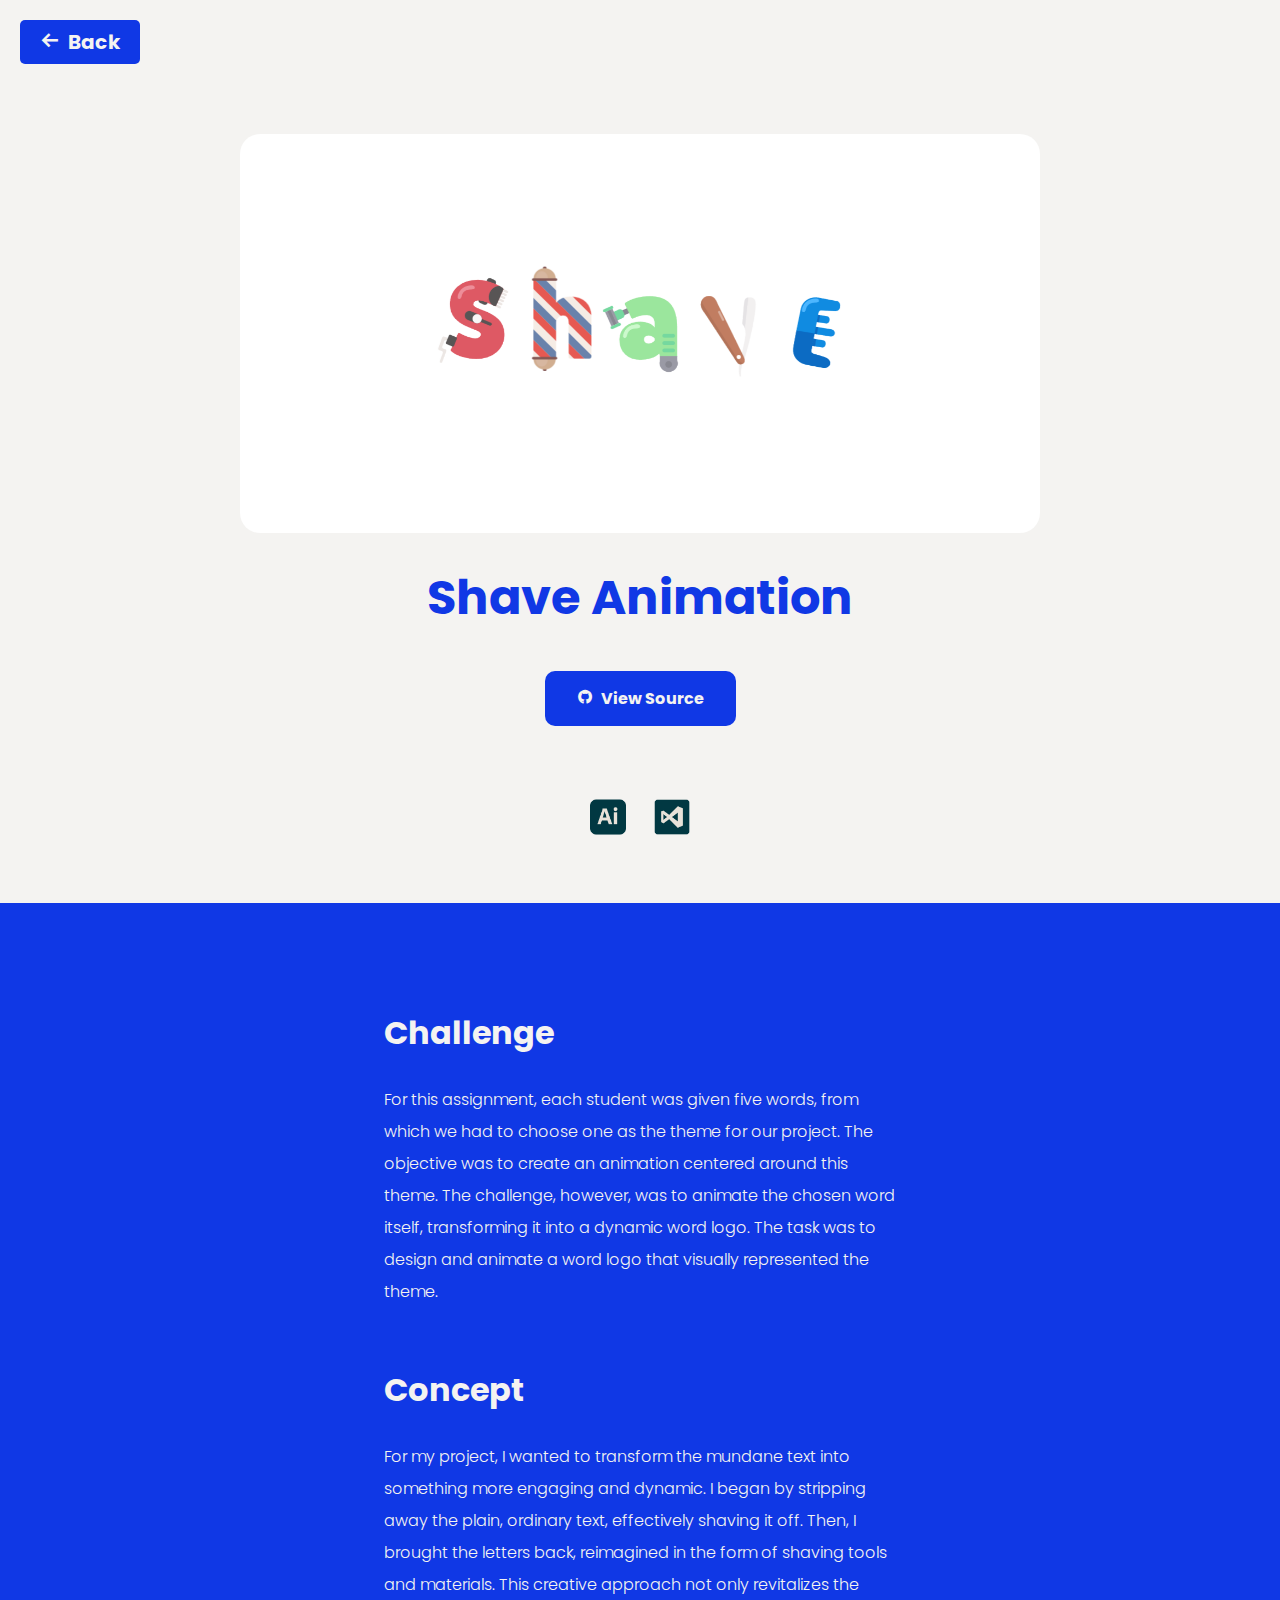
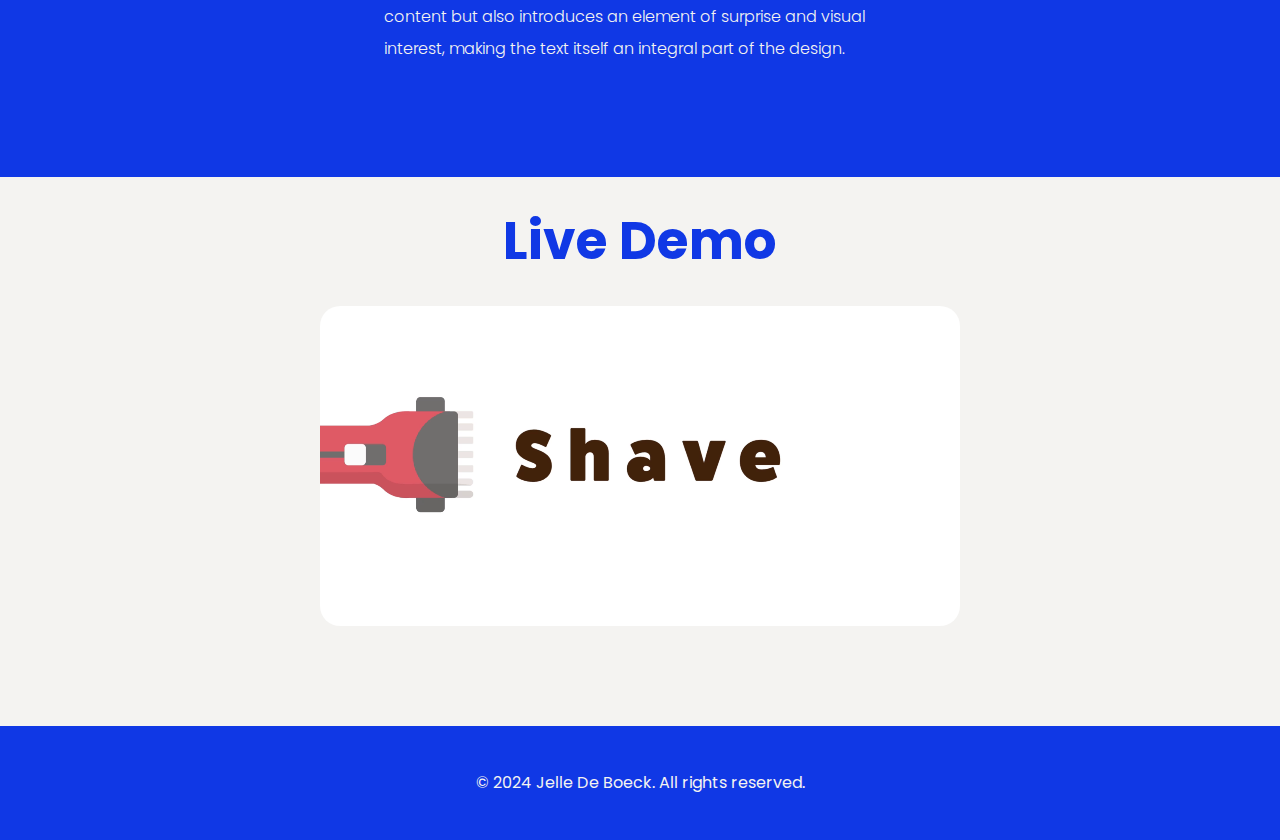
<file: project4.html>
<!DOCTYPE html>
<html lang="en">
<head>
    <!-- Google Tag Manager -->
<script>(function(w,d,s,l,i){w[l]=w[l]||[];w[l].push({'gtm.start':
    new Date().getTime(),event:'gtm.js'});var f=d.getElementsByTagName(s)[0],
    j=d.createElement(s),dl=l!='dataLayer'?'&l='+l:'';j.async=true;j.src=
    'https://www.googletagmanager.com/gtm.js?id='+i+dl;f.parentNode.insertBefore(j,f);
    })(window,document,'script','dataLayer','GTM-MZT6LKWF');</script>
    <!-- End Google Tag Manager -->
    <meta charset="UTF-8">
    <meta name="viewport" content="width=device-width, initial-scale=1.0">
    <title>Projects</title>
    <link rel="stylesheet" href="css/normalize.css">
    <link rel="stylesheet" href="css/projects.css">
    <link href='https://unpkg.com/boxicons@2.1.4/css/boxicons.min.css' rel='stylesheet'>
    <!-- Start VWO Async SmartCode -->
<link rel="preconnect" href="https://dev.visualwebsiteoptimizer.com" />
<script type='text/javascript' id='vwoCode'>
window._vwo_code || (function() {
var account_id=1012630,
version=2.1,
settings_tolerance=2000,
hide_element='body',
hide_element_style = 'opacity:0 !important;filter:alpha(opacity=0) !important;background:none !important;transition:none !important;',
/* DO NOT EDIT BELOW THIS LINE */
f=false,w=window,d=document,v=d.querySelector('#vwoCode'),cK='_vwo_'+account_id+'_settings',cc={};try{var c=JSON.parse(localStorage.getItem('_vwo_'+account_id+'_config'));cc=c&&typeof c==='object'?c:{}}catch(e){}var stT=cc.stT==='session'?w.sessionStorage:w.localStorage;code={nonce:v&&v.nonce,use_existing_jquery:function(){return typeof use_existing_jquery!=='undefined'?use_existing_jquery:undefined},library_tolerance:function(){return typeof library_tolerance!=='undefined'?library_tolerance:undefined},settings_tolerance:function(){return cc.sT||settings_tolerance},hide_element_style:function(){return'{'+(cc.hES||hide_element_style)+'}'},hide_element:function(){if(performance.getEntriesByName('first-contentful-paint')[0]){return''}return typeof cc.hE==='string'?cc.hE:hide_element},getVersion:function(){return version},finish:function(e){if(!f){f=true;var t=d.getElementById('_vis_opt_path_hides');if(t)t.parentNode.removeChild(t);if(e)(new Image).src='https://dev.visualwebsiteoptimizer.com/ee.gif?a='+account_id+e}},finished:function(){return f},addScript:function(e){var t=d.createElement('script');t.type='text/javascript';if(e.src){t.src=e.src}else{t.text=e.text}v&&t.setAttribute('nonce',v.nonce);d.getElementsByTagName('head')[0].appendChild(t)},load:function(e,t){var n=this.getSettings(),i=d.createElement('script'),r=this;t=t||{};if(n){i.textContent=n;d.getElementsByTagName('head')[0].appendChild(i);if(!w.VWO||VWO.caE){stT.removeItem(cK);r.load(e)}}else{var o=new XMLHttpRequest;o.open('GET',e,true);o.withCredentials=!t.dSC;o.responseType=t.responseType||'text';o.onload=function(){if(t.onloadCb){return t.onloadCb(o,e)}if(o.status===200||o.status===304){_vwo_code.addScript({text:o.responseText})}else{_vwo_code.finish('&e=loading_failure:'+e)}};o.onerror=function(){if(t.onerrorCb){return t.onerrorCb(e)}_vwo_code.finish('&e=loading_failure:'+e)};o.send()}},getSettings:function(){try{var e=stT.getItem(cK);if(!e){return}e=JSON.parse(e);if(Date.now()>e.e){stT.removeItem(cK);return}return e.s}catch(e){return}},init:function(){if(d.URL.indexOf('__vwo_disable__')>-1)return;var e=this.settings_tolerance();w._vwo_settings_timer=setTimeout(function(){_vwo_code.finish();stT.removeItem(cK)},e);var t;if(this.hide_element()!=='body'){t=d.createElement('style');var n=this.hide_element(),i=n?n+this.hide_element_style():'',r=d.getElementsByTagName('head')[0];t.setAttribute('id','_vis_opt_path_hides');v&&t.setAttribute('nonce',v.nonce);t.setAttribute('type','text/css');if(t.styleSheet)t.styleSheet.cssText=i;else t.appendChild(d.createTextNode(i));r.appendChild(t)}else{t=d.getElementsByTagName('head')[0];var i=d.createElement('div');i.style.cssText='z-index: 2147483647 !important;position: fixed !important;left: 0 !important;top: 0 !important;width: 100% !important;height: 100% !important;background: white !important;display: block !important;';i.setAttribute('id','_vis_opt_path_hides');i.classList.add('_vis_hide_layer');t.parentNode.insertBefore(i,t.nextSibling)}var o=window._vis_opt_url||d.URL,s='https://dev.visualwebsiteoptimizer.com/j.php?a='+account_id+'&u='+encodeURIComponent(o)+'&vn='+version;if(w.location.search.indexOf('_vwo_xhr')!==-1){this.addScript({src:s})}else{this.load(s+'&x=true')}}};w._vwo_code=code;code.init();})();
</script>
<!-- End VWO Async SmartCode -->
</head>
<!-- Google tag (gtag.js) -->
<script async src="https://www.googletagmanager.com/gtag/js?id=G-YXEPNC65NN"></script>
<script>
  window.dataLayer = window.dataLayer || [];
  function gtag(){dataLayer.push(arguments);}
  gtag('js', new Date());

  gtag('config', 'G-YXEPNC65NN');
</script>
<body>
<!-- Google Tag Manager (noscript) -->
<noscript><iframe src="https://www.googletagmanager.com/ns.html?id=GTM-MZT6LKWF"
    height="0" width="0" style="display:none;visibility:hidden"></iframe></noscript>
    <!-- End Google Tag Manager (noscript) -->
    <section id="heading">
        <a href="index.html" class="back-btn"><i class='bx bx-arrow-back'></i>Back</a>
        <div class="heading-content">
            <div class="heading-text">
                <h1>Shave Animation</h1>     
                <a href="https://github.com/JelleDeBoeck/DeBoeckJelle_Shave_Animation.git" target="_blank" class="heading-btn"><i class='bx bxl-github'></i>View Source</a>
            </div>
            <div class="heading-image">
                <img id="headingImgShave" src="images/image-shave.png" alt="ImageElevator">
            </div>
        </div>
    </section>

    <section class="tools">
        <div class="tools-used">
            <img src="images/illustrator.png" alt="image1">
            <img src="images/vs.png" alt="image1">
        </div>
    </section>

    <section id="project-content">
        <div class="project-information">
            <div class="challenge-information">
                <h2>Challenge</h2>
                <p>For this assignment, each student was given five words, from which we had to choose one as the theme for our project. The objective was to create an animation centered around this theme. The challenge, however, was to animate the chosen word itself, transforming it into a dynamic word logo. The task was to design and animate a word logo that visually represented the theme.

                </p>
            </div>

            <div class="concept-information">
                <h2>Concept</h2>
                <p>For my project, I wanted to transform the mundane text into something more engaging and dynamic. I began by stripping away the plain, ordinary text, effectively shaving it off. Then, I brought the letters back, reimagined in the form of shaving tools and materials. This creative approach not only revitalizes the content but also introduces an element of surprise and visual interest, making the text itself an integral part of the design.</p>
            </div>
    </div>
    </section>

    <section id="demo">
        <h1>Live Demo</h1>
        <video autoplay loop muted>
            <source src="videos/videoShave.mp4" type="video/mp4" />
            Your browser does not support the video tag.
          </video>
    </section>
</body>
</html>

<section class="footer">
    <p>© 2024 Jelle De Boeck. All rights reserved.</p>
</section>

<script src="script.js"></script>
</file>
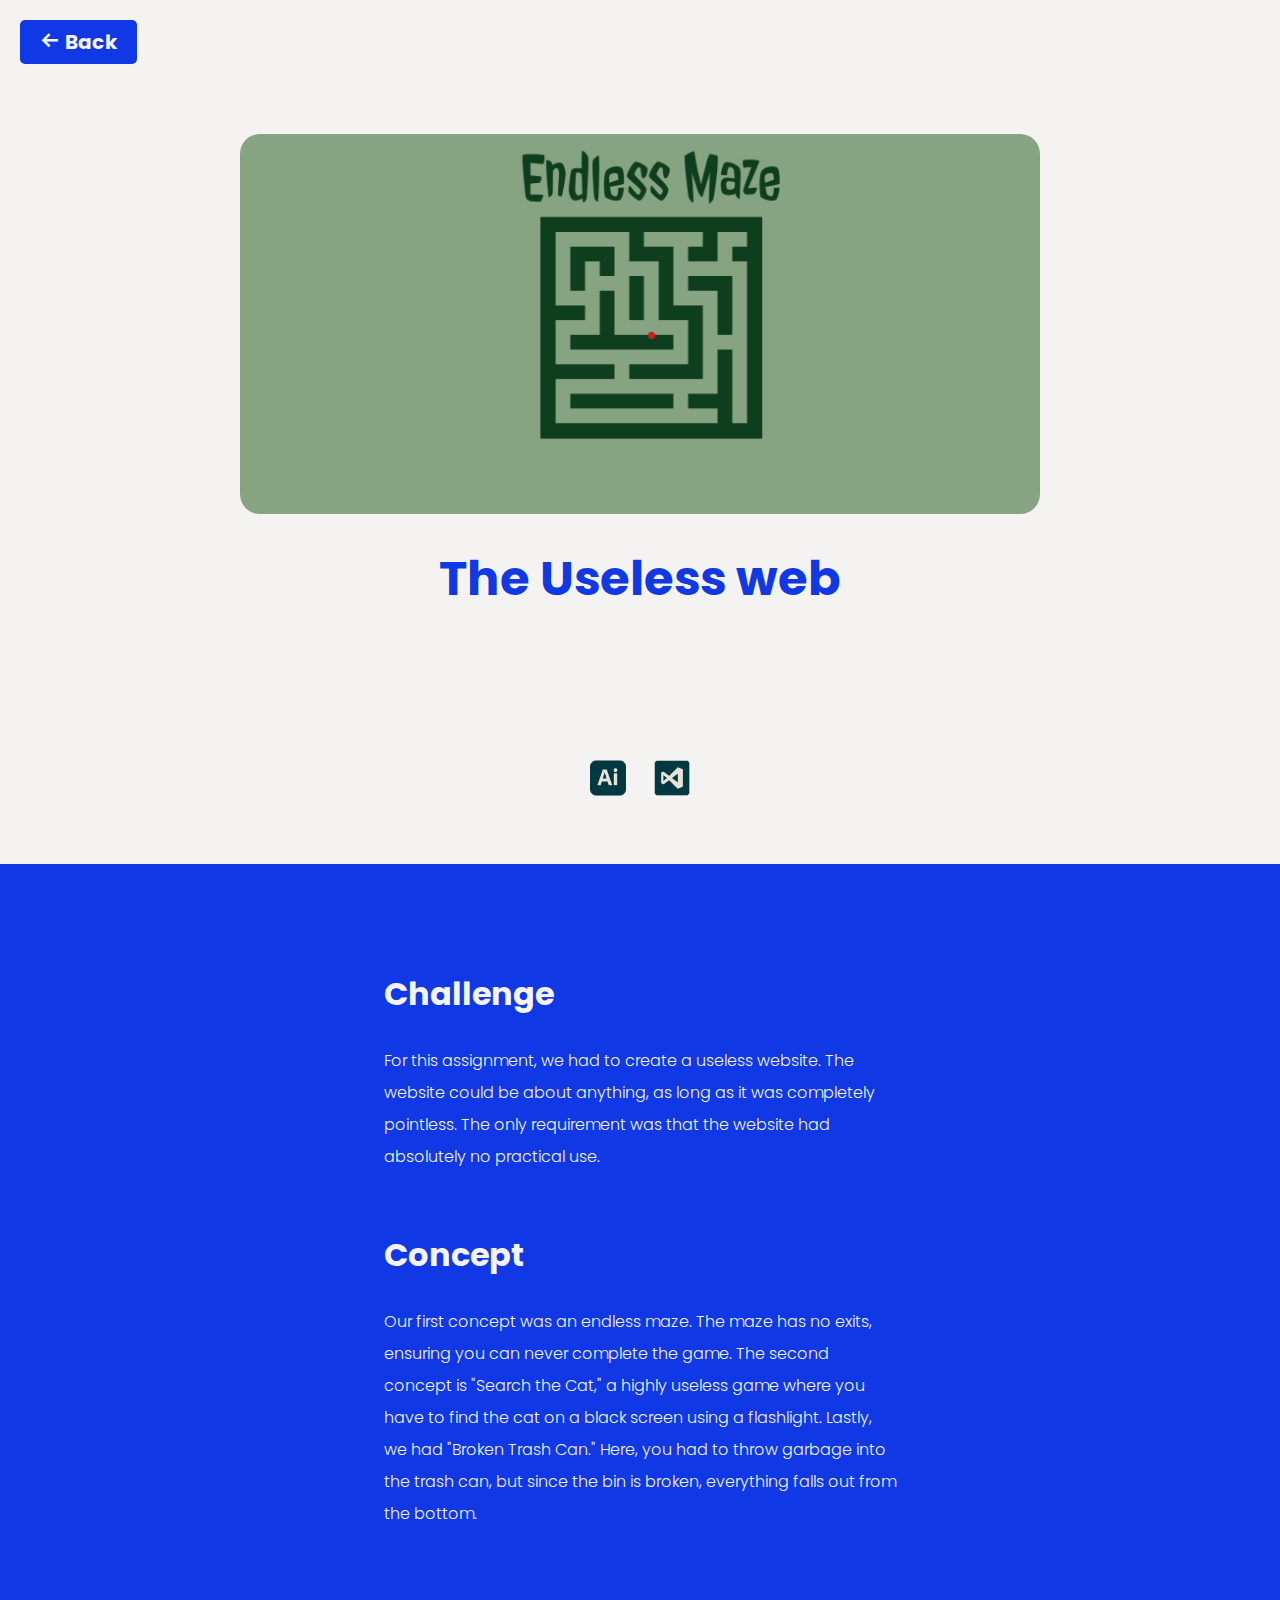
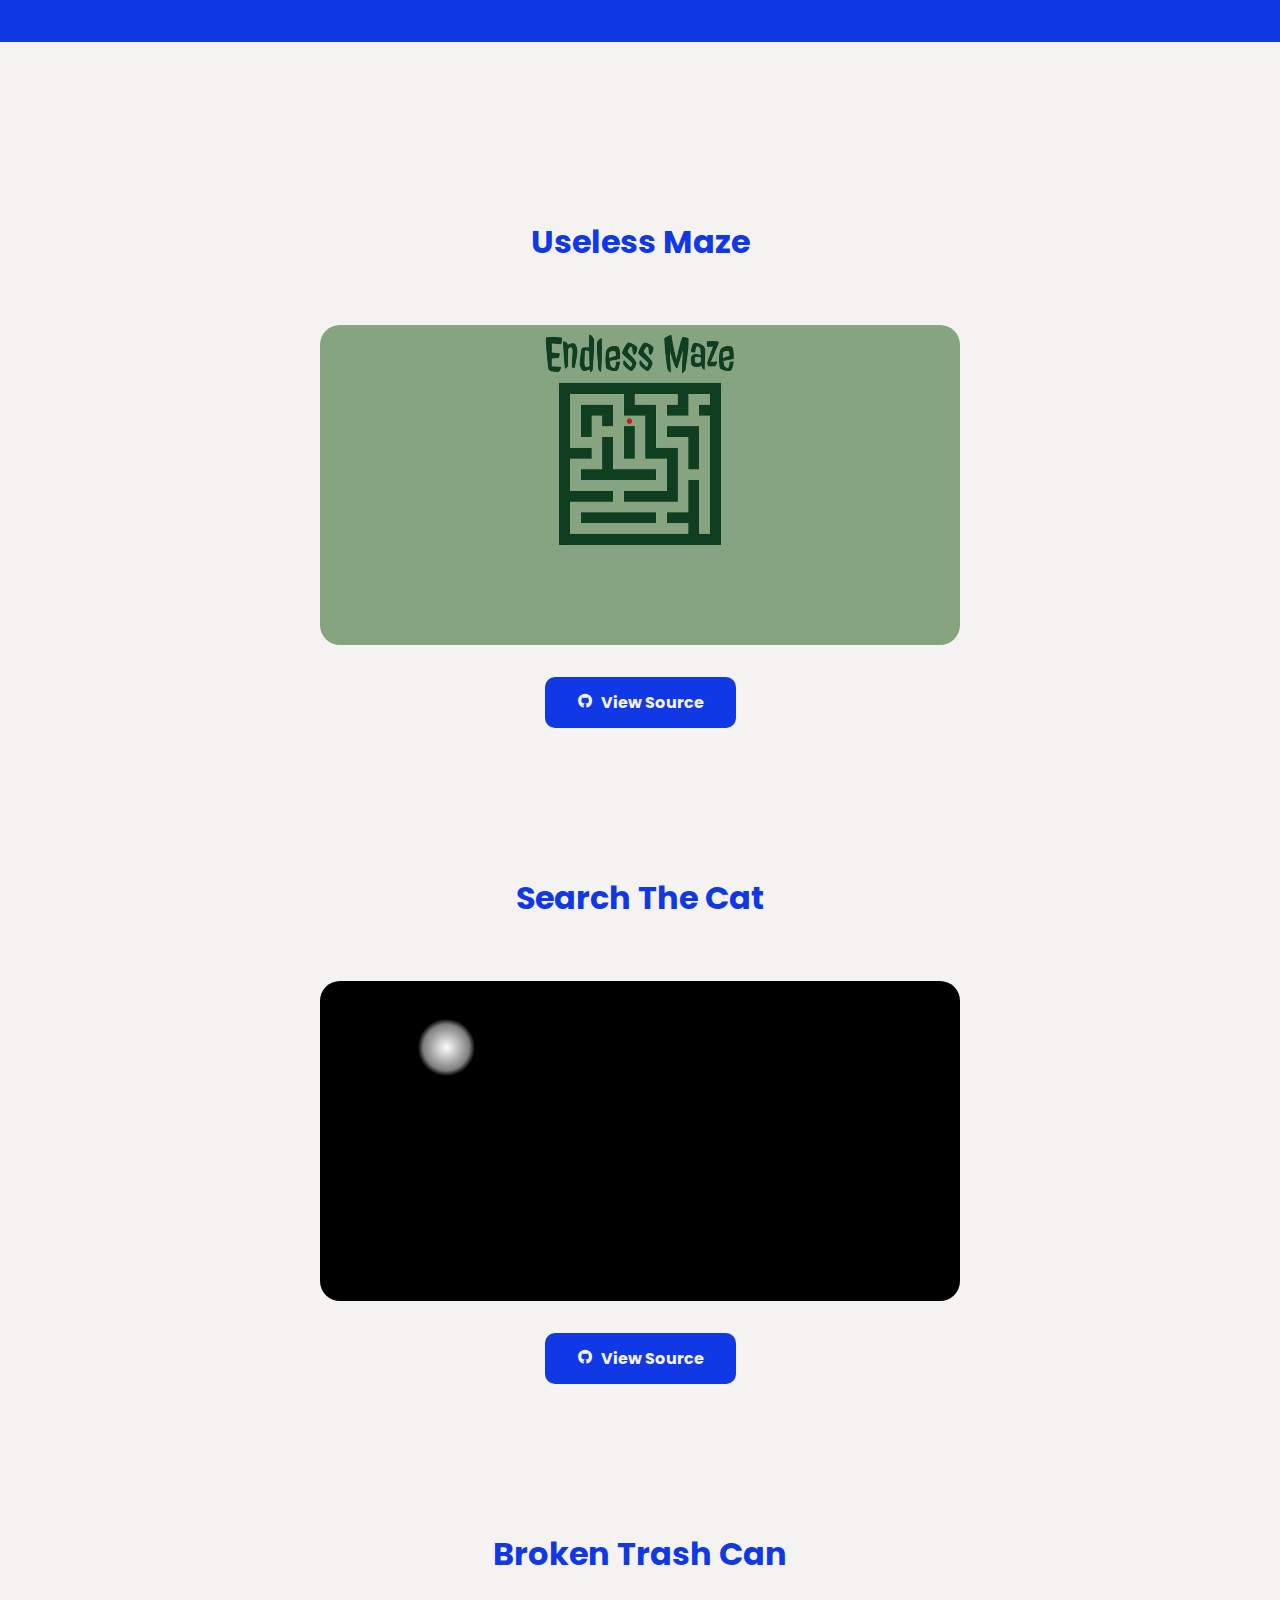
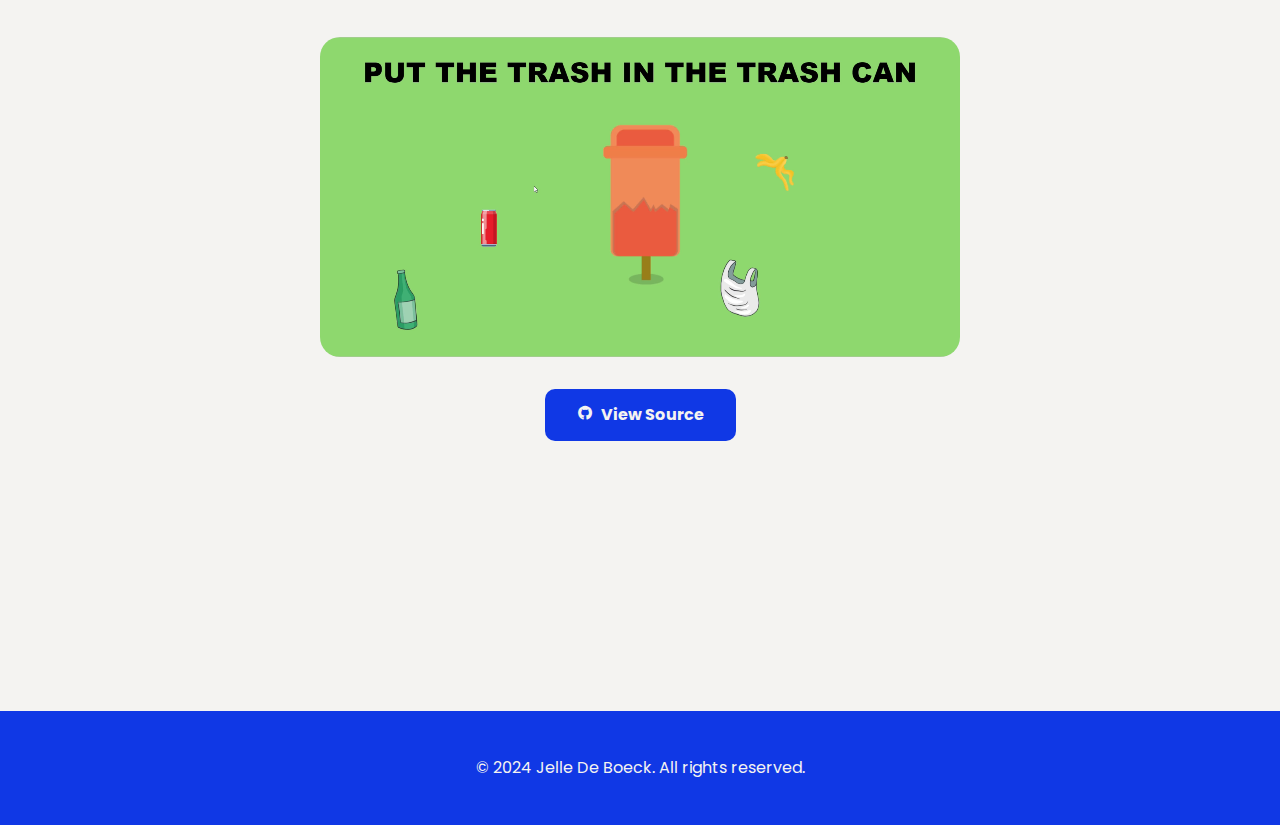
<file: project5.html>
<!DOCTYPE html>
<html lang="en">
<head>
    <!-- Google Tag Manager -->
<script>(function(w,d,s,l,i){w[l]=w[l]||[];w[l].push({'gtm.start':
    new Date().getTime(),event:'gtm.js'});var f=d.getElementsByTagName(s)[0],
    j=d.createElement(s),dl=l!='dataLayer'?'&l='+l:'';j.async=true;j.src=
    'https://www.googletagmanager.com/gtm.js?id='+i+dl;f.parentNode.insertBefore(j,f);
    })(window,document,'script','dataLayer','GTM-MZT6LKWF');</script>
    <!-- End Google Tag Manager -->
    <meta charset="UTF-8">
    <meta name="viewport" content="width=device-width, initial-scale=1.0">
    <title>Projects</title>
    <link rel="stylesheet" href="css/normalize.css">
    <link rel="stylesheet" href="css/groupprojects.css">
    <link href='https://unpkg.com/boxicons@2.1.4/css/boxicons.min.css' rel='stylesheet'>
    <!-- Start VWO Async SmartCode -->
<link rel="preconnect" href="https://dev.visualwebsiteoptimizer.com" />
<script type='text/javascript' id='vwoCode'>
window._vwo_code || (function() {
var account_id=1012630,
version=2.1,
settings_tolerance=2000,
hide_element='body',
hide_element_style = 'opacity:0 !important;filter:alpha(opacity=0) !important;background:none !important;transition:none !important;',
/* DO NOT EDIT BELOW THIS LINE */
f=false,w=window,d=document,v=d.querySelector('#vwoCode'),cK='_vwo_'+account_id+'_settings',cc={};try{var c=JSON.parse(localStorage.getItem('_vwo_'+account_id+'_config'));cc=c&&typeof c==='object'?c:{}}catch(e){}var stT=cc.stT==='session'?w.sessionStorage:w.localStorage;code={nonce:v&&v.nonce,use_existing_jquery:function(){return typeof use_existing_jquery!=='undefined'?use_existing_jquery:undefined},library_tolerance:function(){return typeof library_tolerance!=='undefined'?library_tolerance:undefined},settings_tolerance:function(){return cc.sT||settings_tolerance},hide_element_style:function(){return'{'+(cc.hES||hide_element_style)+'}'},hide_element:function(){if(performance.getEntriesByName('first-contentful-paint')[0]){return''}return typeof cc.hE==='string'?cc.hE:hide_element},getVersion:function(){return version},finish:function(e){if(!f){f=true;var t=d.getElementById('_vis_opt_path_hides');if(t)t.parentNode.removeChild(t);if(e)(new Image).src='https://dev.visualwebsiteoptimizer.com/ee.gif?a='+account_id+e}},finished:function(){return f},addScript:function(e){var t=d.createElement('script');t.type='text/javascript';if(e.src){t.src=e.src}else{t.text=e.text}v&&t.setAttribute('nonce',v.nonce);d.getElementsByTagName('head')[0].appendChild(t)},load:function(e,t){var n=this.getSettings(),i=d.createElement('script'),r=this;t=t||{};if(n){i.textContent=n;d.getElementsByTagName('head')[0].appendChild(i);if(!w.VWO||VWO.caE){stT.removeItem(cK);r.load(e)}}else{var o=new XMLHttpRequest;o.open('GET',e,true);o.withCredentials=!t.dSC;o.responseType=t.responseType||'text';o.onload=function(){if(t.onloadCb){return t.onloadCb(o,e)}if(o.status===200||o.status===304){_vwo_code.addScript({text:o.responseText})}else{_vwo_code.finish('&e=loading_failure:'+e)}};o.onerror=function(){if(t.onerrorCb){return t.onerrorCb(e)}_vwo_code.finish('&e=loading_failure:'+e)};o.send()}},getSettings:function(){try{var e=stT.getItem(cK);if(!e){return}e=JSON.parse(e);if(Date.now()>e.e){stT.removeItem(cK);return}return e.s}catch(e){return}},init:function(){if(d.URL.indexOf('__vwo_disable__')>-1)return;var e=this.settings_tolerance();w._vwo_settings_timer=setTimeout(function(){_vwo_code.finish();stT.removeItem(cK)},e);var t;if(this.hide_element()!=='body'){t=d.createElement('style');var n=this.hide_element(),i=n?n+this.hide_element_style():'',r=d.getElementsByTagName('head')[0];t.setAttribute('id','_vis_opt_path_hides');v&&t.setAttribute('nonce',v.nonce);t.setAttribute('type','text/css');if(t.styleSheet)t.styleSheet.cssText=i;else t.appendChild(d.createTextNode(i));r.appendChild(t)}else{t=d.getElementsByTagName('head')[0];var i=d.createElement('div');i.style.cssText='z-index: 2147483647 !important;position: fixed !important;left: 0 !important;top: 0 !important;width: 100% !important;height: 100% !important;background: white !important;display: block !important;';i.setAttribute('id','_vis_opt_path_hides');i.classList.add('_vis_hide_layer');t.parentNode.insertBefore(i,t.nextSibling)}var o=window._vis_opt_url||d.URL,s='https://dev.visualwebsiteoptimizer.com/j.php?a='+account_id+'&u='+encodeURIComponent(o)+'&vn='+version;if(w.location.search.indexOf('_vwo_xhr')!==-1){this.addScript({src:s})}else{this.load(s+'&x=true')}}};w._vwo_code=code;code.init();})();
</script>
<!-- End VWO Async SmartCode -->
</head>
<!-- Google tag (gtag.js) -->
<script async src="https://www.googletagmanager.com/gtag/js?id=G-YXEPNC65NN"></script>
<script>
  window.dataLayer = window.dataLayer || [];
  function gtag(){dataLayer.push(arguments);}
  gtag('js', new Date());

  gtag('config', 'G-YXEPNC65NN');
</script>
<body>
<!-- Google Tag Manager (noscript) -->
<noscript><iframe src="https://www.googletagmanager.com/ns.html?id=GTM-MZT6LKWF"
    height="0" width="0" style="display:none;visibility:hidden"></iframe></noscript>
    <!-- End Google Tag Manager (noscript) -->
    <section id="heading">
        <a href="index.html" class="back-btn"><i class='bx bx-arrow-back'></i>Back</a>
        <div class="heading-content">
            <div class="heading-text">
                <h1>The Useless web</h1>     
            </div>
            <div class="heading-image">
                <img id="headingImgShave" src="images/imageMaze.png" alt="ImageElevator">
            </div>
        </div>
    </section>

    <section class="tools">
        <div class="tools-used">
            <img src="images/illustrator.png" alt="image1">
            <img src="images/vs.png" alt="image1">
        </div>
    </section>

    <section id="project-content">
        <div class="project-information">
            <div class="challenge-information">
                <h2>Challenge</h2>
                <p>For this assignment, we had to create a useless website. The website could be about anything, as long as it was completely pointless. The only requirement was that the website had absolutely no practical use.
                </p>
            </div>

            <div class="concept-information">
                <h2>Concept</h2>
                <p>Our first concept was an endless maze. The maze has no exits, ensuring you can never complete the game. The second concept is "Search the Cat," a highly useless game where you have to find the cat on a black screen using a flashlight. Lastly, we had "Broken Trash Can." Here, you had to throw garbage into the trash can, but since the bin is broken, everything falls out from the bottom.</p>
            </div>
    </div>
    </section>

    <section id="projects">
        <div class="project1">
                <h2>Useless Maze</h2>
                <video autoplay loop muted>
                    <source src="videos/videoMaze.mp4" type="video/mp4" />
                    Your browser does not support the video tag.
                  </video>
                <a href="https://github.com/JelleDeBoeck/JelleDeBoeck_The_Useless_Web.git" target="_blank" class="project-btn"><i class='bx bxl-github'></i>View Source</a>
        </div>
        <div class="project2">
                <h2>Search The Cat</h2>
                <video autoplay loop muted>
                    <source src="videos/videoSearchTheCat.mp4" type="video/mp4" />
                    Your browser does not support the video tag.
                  </video>
                  <a href="https://github.com/JelleDeBoeck/JelleDeBoeck_The_Useless_Web.git" target="_blank" class="project-btn"><i class='bx bxl-github'></i>View Source</a>
        </div>
        <div class="project3">
                <h2>Broken Trash Can</h2>
                <video autoplay loop muted>
                    <source src="videos/videoTrashCan.mp4" type="video/mp4" />
                    Your browser does not support the video tag.
                  </video>
                <a href="https://github.com/JelleDeBoeck/JelleDeBoeck_The_Useless_Web.git" target="_blank" class="project-btn"><i class='bx bxl-github'></i>View Source</a>
        </div>

    </section>
</body>
</html>

<section class="footer">
    <p>© 2024 Jelle De Boeck. All rights reserved.</p>
</section>

<script src="script.js"></script>
</file>
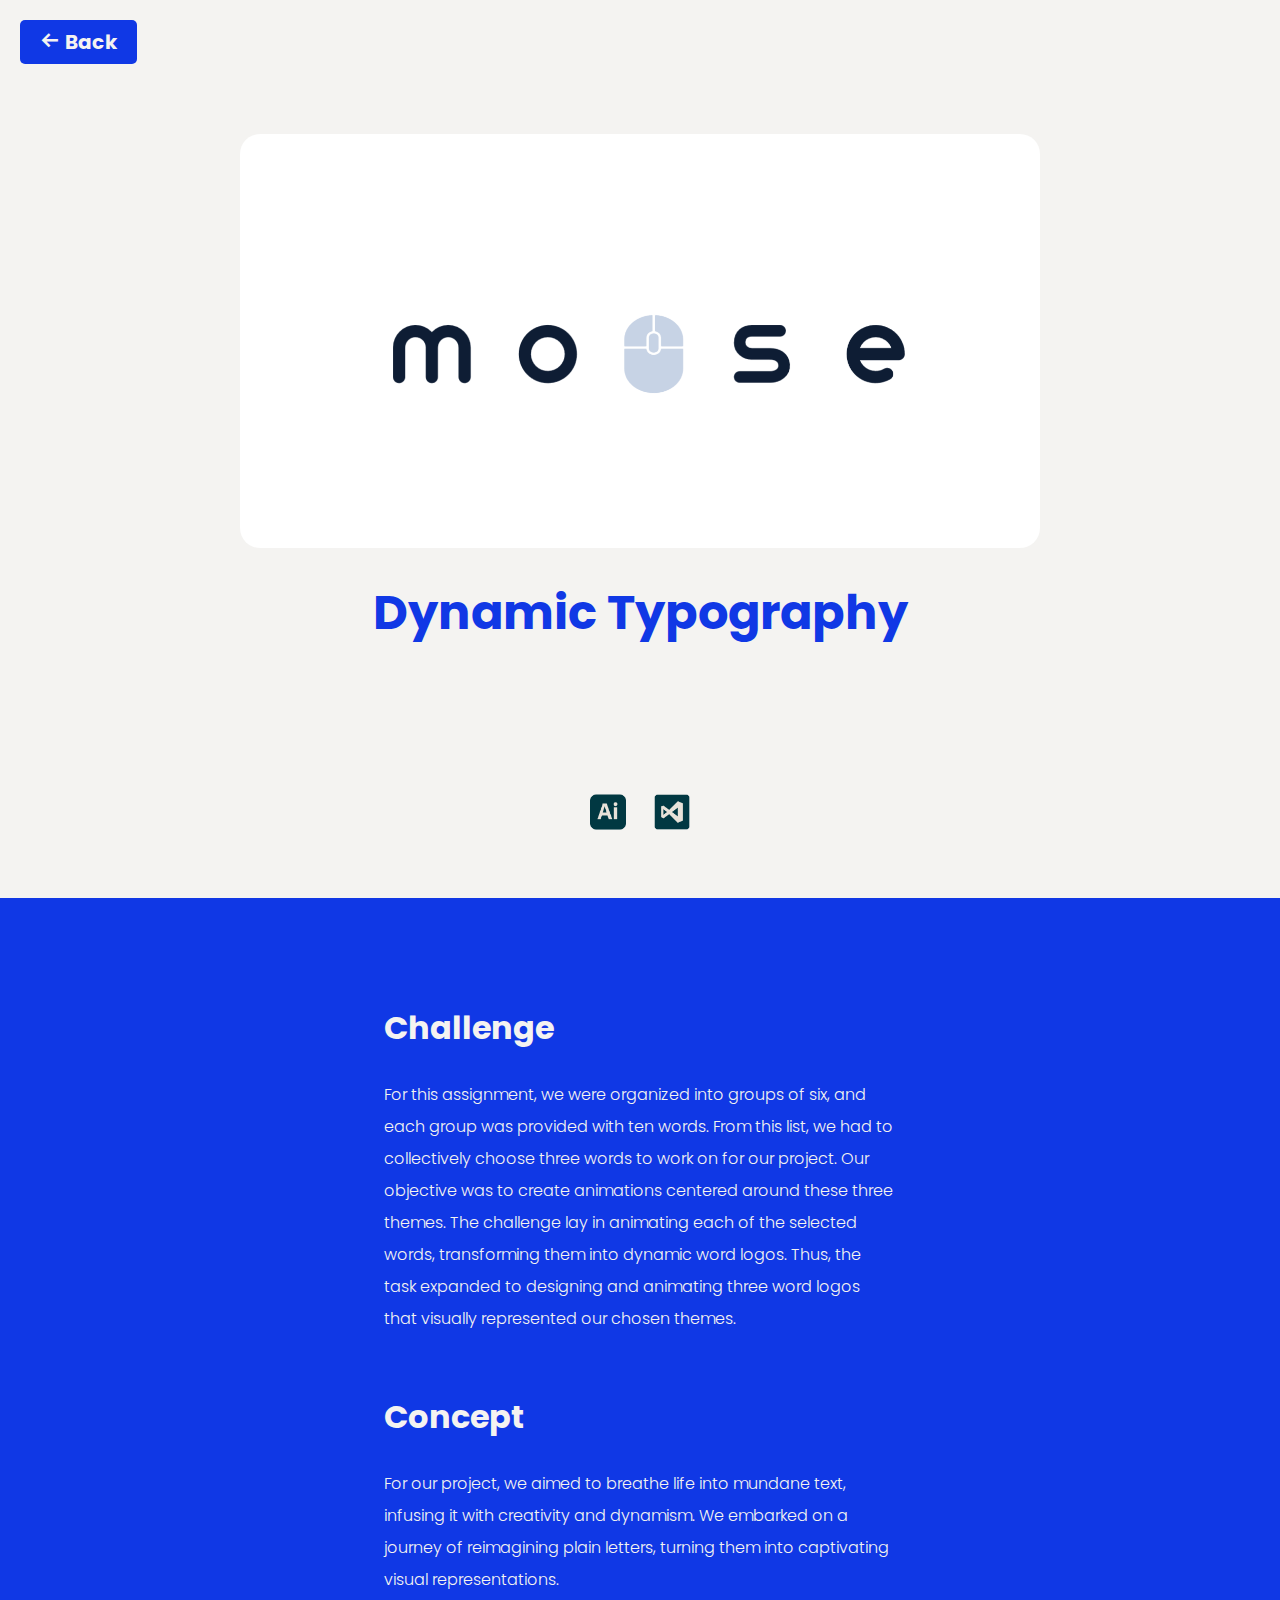
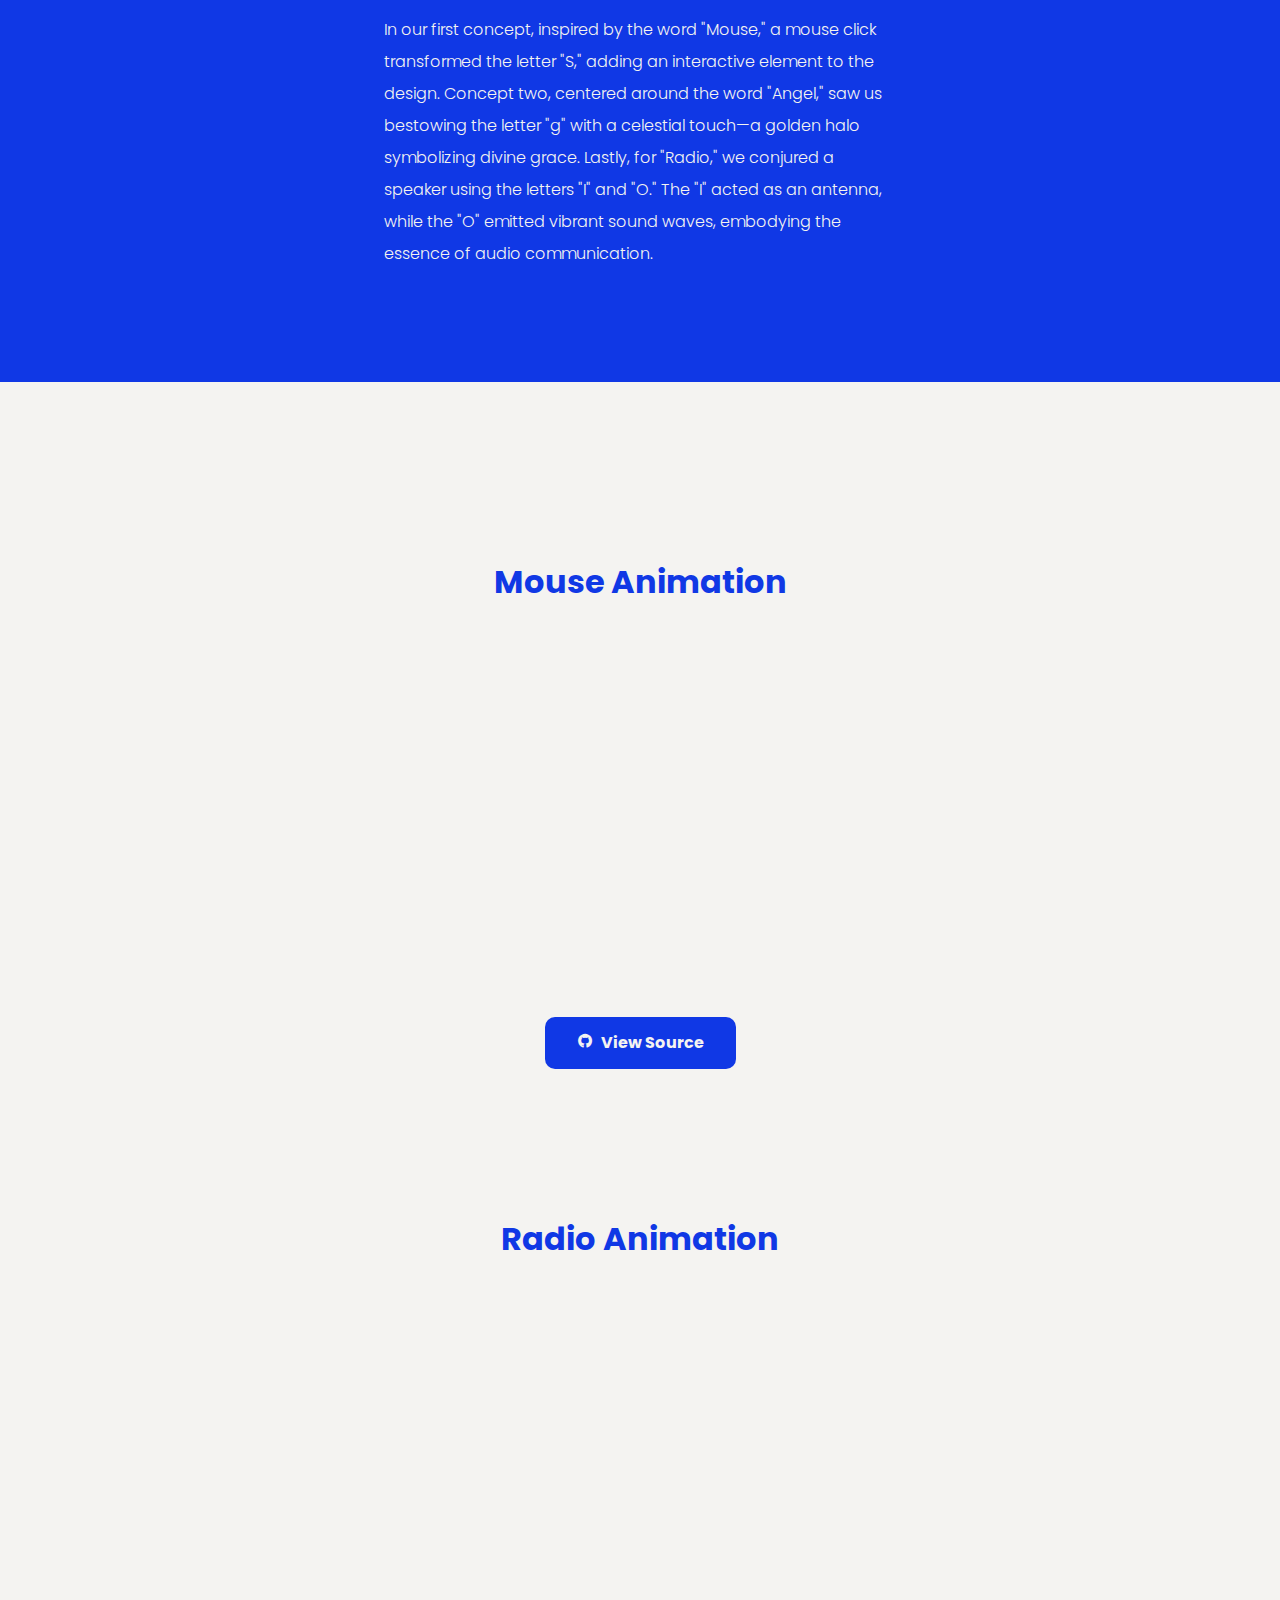
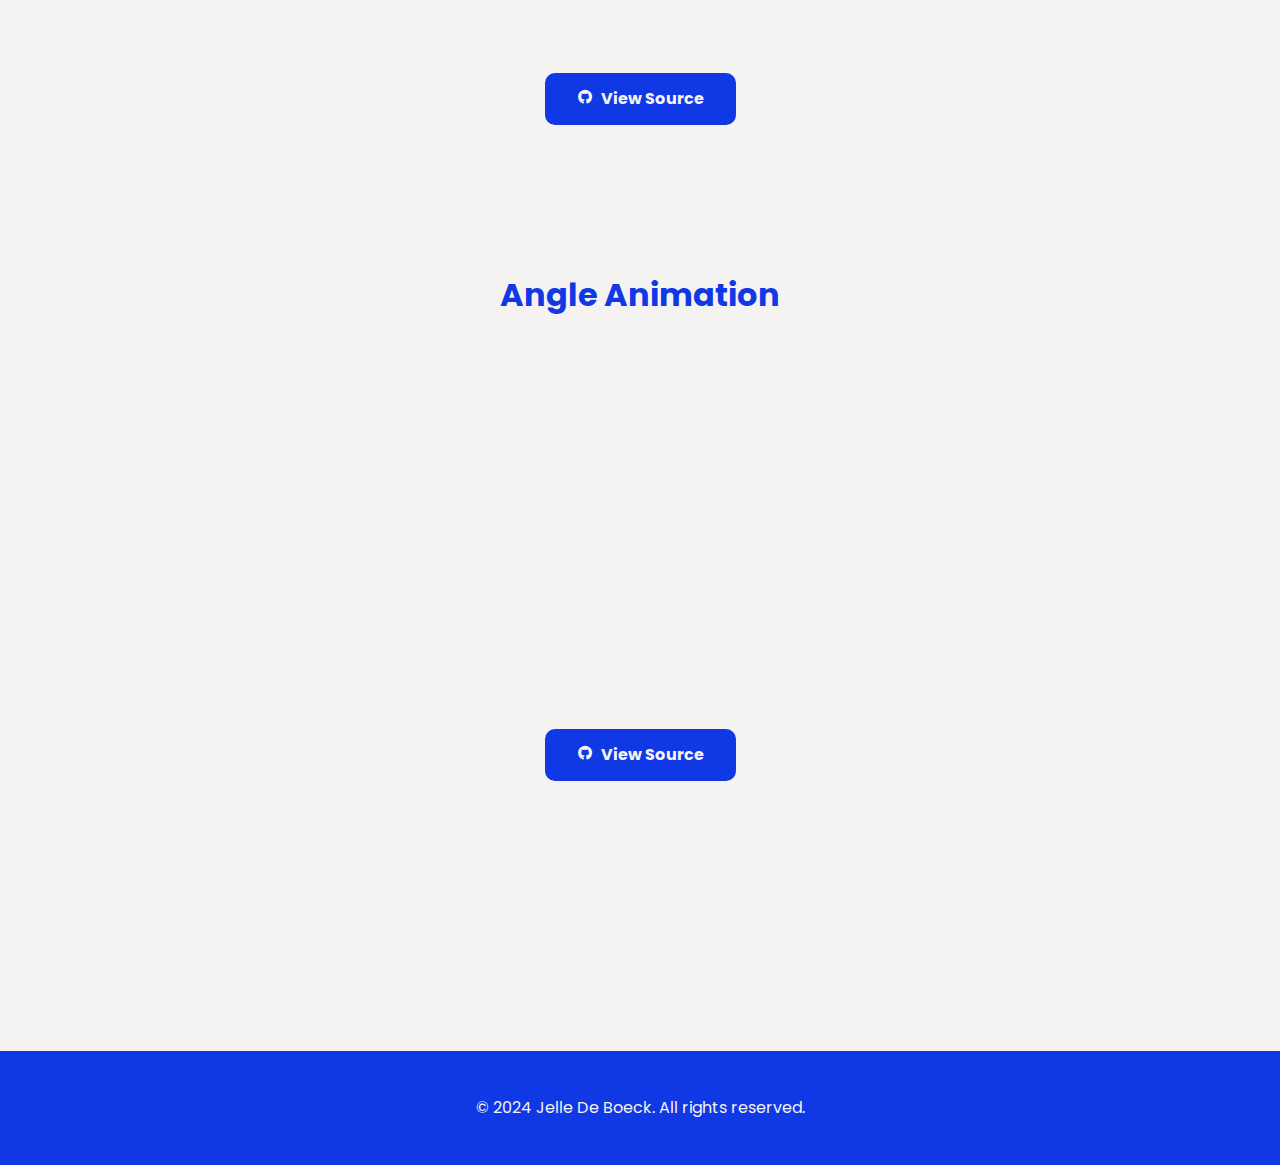
<file: project6.html>
<!DOCTYPE html>
<html lang="en">
<head>
    <!-- Google Tag Manager -->
<script>(function(w,d,s,l,i){w[l]=w[l]||[];w[l].push({'gtm.start':
    new Date().getTime(),event:'gtm.js'});var f=d.getElementsByTagName(s)[0],
    j=d.createElement(s),dl=l!='dataLayer'?'&l='+l:'';j.async=true;j.src=
    'https://www.googletagmanager.com/gtm.js?id='+i+dl;f.parentNode.insertBefore(j,f);
    })(window,document,'script','dataLayer','GTM-MZT6LKWF');</script>
    <!-- End Google Tag Manager -->
    <meta charset="UTF-8">
    <meta name="viewport" content="width=device-width, initial-scale=1.0">
    <title>Projects</title>
    <link rel="stylesheet" href="css/normalize.css">
    <link rel="stylesheet" href="css/groupprojects.css">
    <link href='https://unpkg.com/boxicons@2.1.4/css/boxicons.min.css' rel='stylesheet'>
    <!-- Start VWO Async SmartCode -->
<link rel="preconnect" href="https://dev.visualwebsiteoptimizer.com" />
<script type='text/javascript' id='vwoCode'>
window._vwo_code || (function() {
var account_id=1012630,
version=2.1,
settings_tolerance=2000,
hide_element='body',
hide_element_style = 'opacity:0 !important;filter:alpha(opacity=0) !important;background:none !important;transition:none !important;',
/* DO NOT EDIT BELOW THIS LINE */
f=false,w=window,d=document,v=d.querySelector('#vwoCode'),cK='_vwo_'+account_id+'_settings',cc={};try{var c=JSON.parse(localStorage.getItem('_vwo_'+account_id+'_config'));cc=c&&typeof c==='object'?c:{}}catch(e){}var stT=cc.stT==='session'?w.sessionStorage:w.localStorage;code={nonce:v&&v.nonce,use_existing_jquery:function(){return typeof use_existing_jquery!=='undefined'?use_existing_jquery:undefined},library_tolerance:function(){return typeof library_tolerance!=='undefined'?library_tolerance:undefined},settings_tolerance:function(){return cc.sT||settings_tolerance},hide_element_style:function(){return'{'+(cc.hES||hide_element_style)+'}'},hide_element:function(){if(performance.getEntriesByName('first-contentful-paint')[0]){return''}return typeof cc.hE==='string'?cc.hE:hide_element},getVersion:function(){return version},finish:function(e){if(!f){f=true;var t=d.getElementById('_vis_opt_path_hides');if(t)t.parentNode.removeChild(t);if(e)(new Image).src='https://dev.visualwebsiteoptimizer.com/ee.gif?a='+account_id+e}},finished:function(){return f},addScript:function(e){var t=d.createElement('script');t.type='text/javascript';if(e.src){t.src=e.src}else{t.text=e.text}v&&t.setAttribute('nonce',v.nonce);d.getElementsByTagName('head')[0].appendChild(t)},load:function(e,t){var n=this.getSettings(),i=d.createElement('script'),r=this;t=t||{};if(n){i.textContent=n;d.getElementsByTagName('head')[0].appendChild(i);if(!w.VWO||VWO.caE){stT.removeItem(cK);r.load(e)}}else{var o=new XMLHttpRequest;o.open('GET',e,true);o.withCredentials=!t.dSC;o.responseType=t.responseType||'text';o.onload=function(){if(t.onloadCb){return t.onloadCb(o,e)}if(o.status===200||o.status===304){_vwo_code.addScript({text:o.responseText})}else{_vwo_code.finish('&e=loading_failure:'+e)}};o.onerror=function(){if(t.onerrorCb){return t.onerrorCb(e)}_vwo_code.finish('&e=loading_failure:'+e)};o.send()}},getSettings:function(){try{var e=stT.getItem(cK);if(!e){return}e=JSON.parse(e);if(Date.now()>e.e){stT.removeItem(cK);return}return e.s}catch(e){return}},init:function(){if(d.URL.indexOf('__vwo_disable__')>-1)return;var e=this.settings_tolerance();w._vwo_settings_timer=setTimeout(function(){_vwo_code.finish();stT.removeItem(cK)},e);var t;if(this.hide_element()!=='body'){t=d.createElement('style');var n=this.hide_element(),i=n?n+this.hide_element_style():'',r=d.getElementsByTagName('head')[0];t.setAttribute('id','_vis_opt_path_hides');v&&t.setAttribute('nonce',v.nonce);t.setAttribute('type','text/css');if(t.styleSheet)t.styleSheet.cssText=i;else t.appendChild(d.createTextNode(i));r.appendChild(t)}else{t=d.getElementsByTagName('head')[0];var i=d.createElement('div');i.style.cssText='z-index: 2147483647 !important;position: fixed !important;left: 0 !important;top: 0 !important;width: 100% !important;height: 100% !important;background: white !important;display: block !important;';i.setAttribute('id','_vis_opt_path_hides');i.classList.add('_vis_hide_layer');t.parentNode.insertBefore(i,t.nextSibling)}var o=window._vis_opt_url||d.URL,s='https://dev.visualwebsiteoptimizer.com/j.php?a='+account_id+'&u='+encodeURIComponent(o)+'&vn='+version;if(w.location.search.indexOf('_vwo_xhr')!==-1){this.addScript({src:s})}else{this.load(s+'&x=true')}}};w._vwo_code=code;code.init();})();
</script>
<!-- End VWO Async SmartCode -->
</head>
<!-- Google tag (gtag.js) -->
<script async src="https://www.googletagmanager.com/gtag/js?id=G-YXEPNC65NN"></script>
<script>
  window.dataLayer = window.dataLayer || [];
  function gtag(){dataLayer.push(arguments);}
  gtag('js', new Date());

  gtag('config', 'G-YXEPNC65NN');
</script>
<body>
    <!-- Google Tag Manager (noscript) -->
<noscript><iframe src="https://www.googletagmanager.com/ns.html?id=GTM-MZT6LKWF"
    height="0" width="0" style="display:none;visibility:hidden"></iframe></noscript>
    <!-- End Google Tag Manager (noscript) -->

    <section id="heading">
        <a href="index.html" class="back-btn"><i class='bx bx-arrow-back'></i>Back</a>
        <div class="heading-content">
            <div class="heading-text">
                <h1>Dynamic Typography</h1>     
            </div>
            <div class="heading-image">
                <img id="headingImgShave" src="images/image-mouse.png" alt="ImageElevator">
            </div>
        </div>
    </section>

    <section class="tools">
        <div class="tools-used">
            <img src="images/illustrator.png" alt="image1">
            <img src="images/vs.png" alt="image1">
        </div>
    </section>

    <section id="project-content">
        <div class="project-information">
            <div class="challenge-information">
                <h2>Challenge</h2>
                <p>For this assignment, we were organized into groups of six, and each group was provided with ten words. From this list, we had to collectively choose three words to work on for our project. Our objective was to create animations centered around these three themes. The challenge lay in animating each of the selected words, transforming them into dynamic word logos. Thus, the task expanded to designing and animating three word logos that visually represented our chosen themes.
                </p>
            </div>

            <div class="concept-information">
                <h2>Concept</h2>
                <p>For our project, we aimed to breathe life into mundane text, infusing it with creativity and dynamism. We embarked on a journey of reimagining plain letters, turning them into captivating visual representations.</p><br>
                <p> In our first concept, inspired by the word "Mouse," a mouse click transformed the letter "S," adding an interactive element to the design. Concept two, centered around the word "Angel," saw us bestowing the letter "g" with a celestial touch—a golden halo symbolizing divine grace. Lastly, for "Radio," we conjured a speaker using the letters "I" and "O." The "I" acted as an antenna, while the "O" emitted vibrant sound waves, embodying the essence of audio communication.</p>
            </div>
    </div>
    </section>

    <section id="projects">
        <div class="project1">
                <h2>Mouse Animation</h2>
                <video autoplay loop muted>
                    <source src="videos/videoMouseA.mp4" type="video/mp4" />
                    Your browser does not support the video tag.
                  </video>
                <a href="https://github.com/JelleDeBoeck/Dynamic_typografie.git" target="_blank" class="project-btn"><i class='bx bxl-github'></i>View Source</a>
        </div>
        <div class="project2">
                <h2>Radio Animation</h2>
                <video autoplay loop muted>
                    <source src="videos/videoRadio.mp4" type="video/mp4" />
                    Your browser does not support the video tag.
                  </video>
                  <a href="https://github.com/JelleDeBoeck/Dynamic_typografie.git" target="_blank" class="project-btn"><i class='bx bxl-github'></i>View Source</a>
        </div>
        <div class="project3">
                <h2>Angle Animation</h2>
                <video autoplay loop muted>
                    <source src="videos/videoAngle.mp4" type="video/mp4" />
                    Your browser does not support the video tag.
                  </video>
                <a href="https://github.com/JelleDeBoeck/Dynamic_typografie.git" target="_blank" class="project-btn"><i class='bx bxl-github'></i>View Source</a>
        </div>

    </section>
</body>
</html>

<section class="footer">
    <p>© 2024 Jelle De Boeck. All rights reserved.</p>
</section>

<script src="script.js"></script>
</file>
<file: css/projects.css>
@import url('https://fonts.googleapis.com/css2?family=Poppins:ital,wght@0,100;0,200;0,300;0,400;0,500;0,600;0,700;0,800;0,900;1,100;1,200;1,300;1,400;1,500;1,600;1,700;1,800;1,900&display=swap');

* {
    margin: 0;
    padding: 0;
    box-sizing: border-box;
    font-family: "Poppins" , sans-serif;
    scroll-behavior: smooth;
}

:root {
    --backgroundvoor: #F4F3F1;
    --background: #F4F3F1;
    --black: #151617;
    --grey: #D9D9D9;
    --green: #1038E5;
    --beige: #333333;
    --text-alt: #f2f4f4;
}

.other-color {
    color: #151617;
}

.back-btn {
    display: inline-block;
    padding: 10px 20px;
    background-color: var(--green);
    color: var(--background);
    text-decoration: none;
    border-radius: 5px;
    margin: 20px;
    font-size: 20px;
    font-weight: bold;
}


.back-btn:hover {
    transform: translateY(-5px);
    background-color: var(--background);
    border: 2px solid var(--green);
    color: var(--green);
}


.back-btn i {
    margin-right: 8px;
    font-weight: bold;
}


body {
    background-color: var(--background);
}

#heading {
    color: var(--green);
}

.heading-content {
    display: flex;
    flex-direction: row;
    align-items: center;
    justify-content: center;
    text-align: center;
    padding-top: 50px;
    padding-bottom: 50px;
    margin: 0 100px;
    text-align: left;
}

.heading-content h1 {
    font-size: 64px;
    margin-right: 64px;
}

.heading-btn {
    padding: 20px 48px;
    background-color: var(--green);
    color: var(--background);
    text-decoration: none;
    border-radius: 10px;
    font-size: 20px;
    font-weight: bold;
    transition: transform 0.3s, box-shadow 0.3s;
}

.heading-btn:hover {
    transform: translateY(-5px);
    background-color: var(--background);
    border: 2px solid var(--green);
    color: var(--green);
    box-shadow: 0 5px 15px rgba(0, 0, 0, 0.3);
}

.heading-btn i {
    margin-right: 8px;
    font-size: 20px;
    font-weight: bold;
}

.heading-image img{
    width: 800px;
    border-radius: 20px;
}

.tools {
    display: flex;
    flex-direction: row;
    justify-content: center;
    text-align: center;
    margin-top: 24px;
}

.tools-used {
    padding: 16px 24px 64px 24px;
    border-radius: 20px;
}

.tools-used img {
    width: 36px;
    margin: 0 12px;
}

#project-content {
    background: var(--green);
}

.project-information {
    display: flex;
    flex-direction: column;
    justify-content: center;
    text-align: center;
    padding-top: 64px;
    padding-bottom: 112px;
    margin: 0 auto;
    max-width: 50%;
    color: var(--background);
}

.project-information h2 {
    margin-bottom: 32px;
    font-size: 32px;
}

.project-information p {
    font-size: 20px;
    font-weight: 300;
    line-height: 32px;
}

.challenge-information, .concept-information {
    margin: 0 auto;
    max-width: 80%;
    text-align: left;
}

.challenge-information {
    margin-top: 48px;
    margin-bottom: 64px;
}

#demo {
    display: flex;
    flex-direction: column;
    justify-content: center;
    text-align: center;
    color: var(--green);
    font-size: 36px;
    margin-bottom: 100px;
}

video {
    max-width: 50%;
    height: auto;
    display: block;
    margin: 0 auto;
    border-radius: 20px;
}

.democlass video {
    max-width: 60%;
}

.footer p{
    display: block;
    justify-content: center;
    text-align: center;
    background: var(--green);
    padding: 48px;
    font-size: 20px;
    color: var(--background);
}

/* css project css zengarden */

.proces-information {
    display: flex;
    flex-direction: column;
    justify-content: center;
    text-align: center;
    padding-top: 64px;
    padding-bottom: 112px;
    margin: 0 auto;
    max-width: 50%;
    color: var(--green);
}

.proces-information h2 {
    margin-bottom: 32px;
    font-size: 32px;
}

.proces-information p {
    font-size: 20px;
    font-weight: 300;
    line-height: 32px;
}

.lowfi-information {
    margin: 64px auto;
}

.highfi-information {
    margin: 64px auto;
}

.lowfi-information img {
    max-width: 100%;
    height: auto;
    display: block;
    margin: 0 auto;
    border-radius: 20px;
    margin-top: 64px;
}

.highfi-information img {
    max-width: 100%;
    margin: 0 auto;
    border-radius: 20px;
    margin-top: 64px;
}

#zengardenImg {
    width: 400px;
}

/* css project dynamic poster  */

#interstellarImage {
    width: 400px;
}

/* css project logo animatie */

@media only screen and (max-width: 1320px) {
    .heading-content {
        display: flex;
        flex-direction: column-reverse;
        justify-content: center;
        text-align: center;
    }

    .heading-content h1 {
        margin-right:0px;
        margin-bottom: 64px;
        font-size: 48px;
    }

    .heading-btn {
        padding: 16px 32px;
        font-size: 16px;
    }
    
    .heading-btn i {
        font-size: 16px;
    }

    .project-information p, .footer p, .proces-information p {
        font-size: 16px;
    }

    .proces-information {
        max-width: 60%;
    }

    #demo {
        font-size: 26px;
    }
}

@media only screen and (max-width: 1100px) {
    .heading-image img{
        width: 600px;
    }

    .tools-used img {
        width: 36px;
        margin: 0 6px;
    }

    .project-information {
        max-width: 70%;
    }

    .proces-information {
        max-width: 65%;
    }
}

@media only screen and (max-width: 900px) {
    .heading-image img{
        width: 500px;
    }

    .heading-content h1 {
        font-size: 32px;
        margin-bottom: 36px;
    }

    .heading-btn {
        padding: 12px 24px;
        font-size: 12px;
    }
    
    .heading-btn i {
        font-size: 12px;
    }

    #demo {
        font-size: 20px;
        margin-top: 50px;
    }

    #demodynamic {
        margin-top: -100px;
    }

    .project-information h2 {
        font-size: 20px;
    }

    .back-btn {
        font-size: 12px;
    } 
    
    .project-information {
        max-width: 70%;
    }

}

@media only screen and (max-width: 768px) {
    .heading-image img{
        width: 400px;
    }

    .heading-content h1 {
        font-size: 24px;
        margin-bottom: 36px;
    }

    #demodynamic {
        margin-top: -100px;
    }

    #demo {
        font-size: 16px;
    }

    .project-information p, .footer p {
        font-size: 12px
    }
}
</file>
<file: css/groupprojects.css>
@import url('https://fonts.googleapis.com/css2?family=Poppins:ital,wght@0,100;0,200;0,300;0,400;0,500;0,600;0,700;0,800;0,900;1,100;1,200;1,300;1,400;1,500;1,600;1,700;1,800;1,900&display=swap');

* {
    margin: 0;
    padding: 0;
    box-sizing: border-box;
    font-family: "Poppins" , sans-serif;
    scroll-behavior: smooth;
}

:root {
    --backgroundvoor: #F4F3F1;
    --background: #F4F3F1;
    --black: #151617;
    --grey: #D9D9D9;
    --green: #1038E5;
    --beige: #333333;
    --text-alt: #f2f4f4;
}

.project-btn:hover {
    transform: translateY(-5px);
    background-color: var(--background);
    border: 2px solid var(--green);
    color: var(--green);
    box-shadow: 0 5px 15px rgba(0, 0, 0, 0.3);
}

.back-btn:hover {
    transform: translateY(-5px);
    background-color: var(--background);
    border: 2px solid var(--green);
    color: var(--green);
}


.back-btn {
    display: inline-block;
    padding: 10px 20px;
    background-color: var(--green);
    color: var(--background);
    text-decoration: none;
    border-radius: 5px;
    margin: 20px;
    font-size: 20px;
    font-weight: bold;
}

.back-btn i {
    margin-right: 5px;
    font-weight: bold;
}


body {
    background-color: var(--background);
}

#heading {
    color: var(--green);
}

.heading-content {
    display: flex;
    flex-direction: row;
    align-items: center;
    justify-content: center;
    text-align: center;
    padding-top: 50px;
    padding-bottom: 50px;
    margin: 0 100px;
    text-align: left;
}

.heading-content h1 {
    font-size: 64px;
    margin-right: 64px;
}

.heading-btn {
    padding: 20px 48px;
    background-color: var(--green);
    color: var(--background);
    text-decoration: none;
    border-radius: 10px;
    font-size: 20px;
    font-weight: bold;
}

.heading-btn i {
    margin-right: 8px;
    font-size: 20px;
    font-weight: bold;
}

.heading-image img{
    width: 800px;
    border-radius: 20px;
}

.tools {
    display: flex;
    flex-direction: row;
    justify-content: center;
    text-align: center;
    margin-top: 24px;
}

.tools-used {
    padding: 16px 24px 64px 24px;
    border-radius: 20px;
}

.tools-used img {
    width: 36px;
    margin: 0 12px;
}

#project-content {
    background: var(--green);
}

.project-information {
    display: flex;
    flex-direction: column;
    justify-content: center;
    text-align: center;
    padding-top: 64px;
    padding-bottom: 112px;
    margin: 0 auto;
    max-width: 50%;
    color: var(--background);
}

.project-information h2 {
    margin-bottom: 32px;
    font-size: 32px;
}

.project-information p {
    font-size: 20px;
    font-weight: 300;
    line-height: 32px;
}

.challenge-information, .concept-information {
    margin: 0 auto;
    max-width: 80%;
    text-align: left;
}

.challenge-information {
    margin-top: 48px;
    margin-bottom: 64px;
}

#projects {
    padding: 150px 0;
}

#projects h2{
    margin-top: 32px;
    margin-bottom: 64px;
    font-size: 32px;
    color: var(--green);
}

.project-btn {
    margin-top: 32px;
    padding: 20px 48px;
    background-color: var(--green);
    color: var(--background);
    text-decoration: none;
    border-radius: 10px;
    font-size: 20px;
    font-weight: bold;
}

.project-btn i {
    margin-right: 8px;
    font-size: 20px;
    font-weight: bold;
}

.project1, .project2, .project3 {
    display: flex;
    flex-direction: column;
    align-items: center;
    margin-bottom: 120px;

}

video {
    max-width: 50%;
    height: auto;
    display: block;
    margin: 0 auto;
    border-radius: 20px;
}

.footer p{
    display: block;
    justify-content: center;
    text-align: center;
    background: var(--green);
    padding: 48px;
    font-size: 20px;
    color: var(--background);
}

@media only screen and (max-width: 1320px) {
    .heading-content {
        display: flex;
        flex-direction: column-reverse;
        justify-content: center;
        text-align: center;
    }

    .heading-content h1 {
        margin-right:0px;
        margin-bottom: 64px;
        font-size: 48px;
    }

    .heading-btn, .project-btn {
        padding: 16px 32px;
        font-size: 16px;
    }
    
    .heading-btn i, .project-btn i {
        font-size: 16px;
    }

    .project-information p, .footer p {
        font-size: 16px;
    }

    #demo {
        font-size: 26px;
    }
}

@media only screen and (max-width: 1100px) {
    .heading-image img{
        width: 600px;
    }

    .tools-used img {
        width: 36px;
        margin: 0 6px;
    }

    .project-information {
        max-width: 70%;
    }
}

@media only screen and (max-width: 900px) {
    .heading-image img{
        width: 500px;
    }

    .heading-content h1 {
        font-size: 32px;
        margin-bottom: 36px;
    }

    .heading-btn, .project-btn {
        padding: 12px 24px;
        font-size: 12px;
    }
    
    .heading-btn i,.project-btn i {
        font-size: 12px;
    }

    #demo {
        font-size: 20px;
    }

    .project-information h2 {
        font-size: 20px;
    }

    .back-btn {
        font-size: 12px;
    } 
    
    .project-information {
        max-width: 70%;
    }
}

@media only screen and (max-width: 768px) {
    .heading-image img{
        width: 400px;
    }

    .heading-content h1 {
        font-size: 24px;
        margin-bottom: 36px;
    }

    #demo {
        font-size: 16px;
    }

    .project-information p, .footer p {
        font-size: 12px
    }
}
</file>
